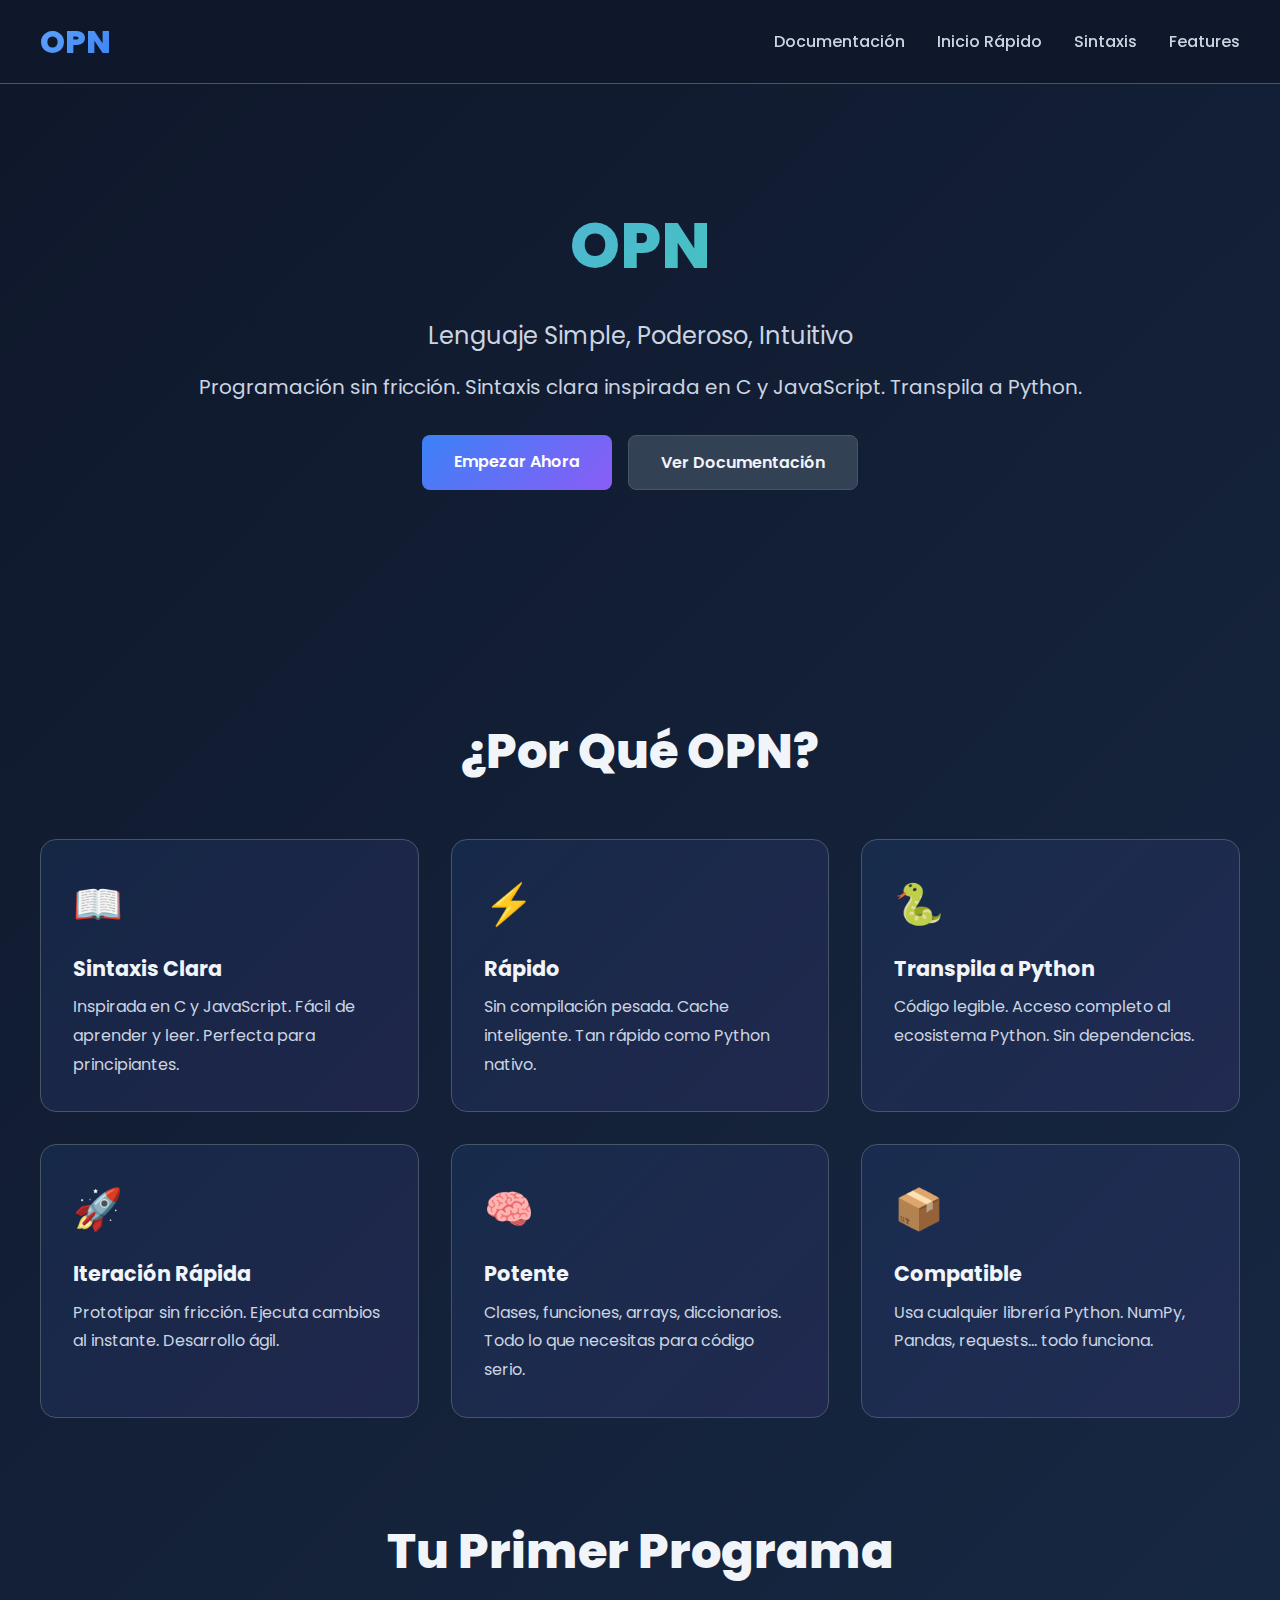
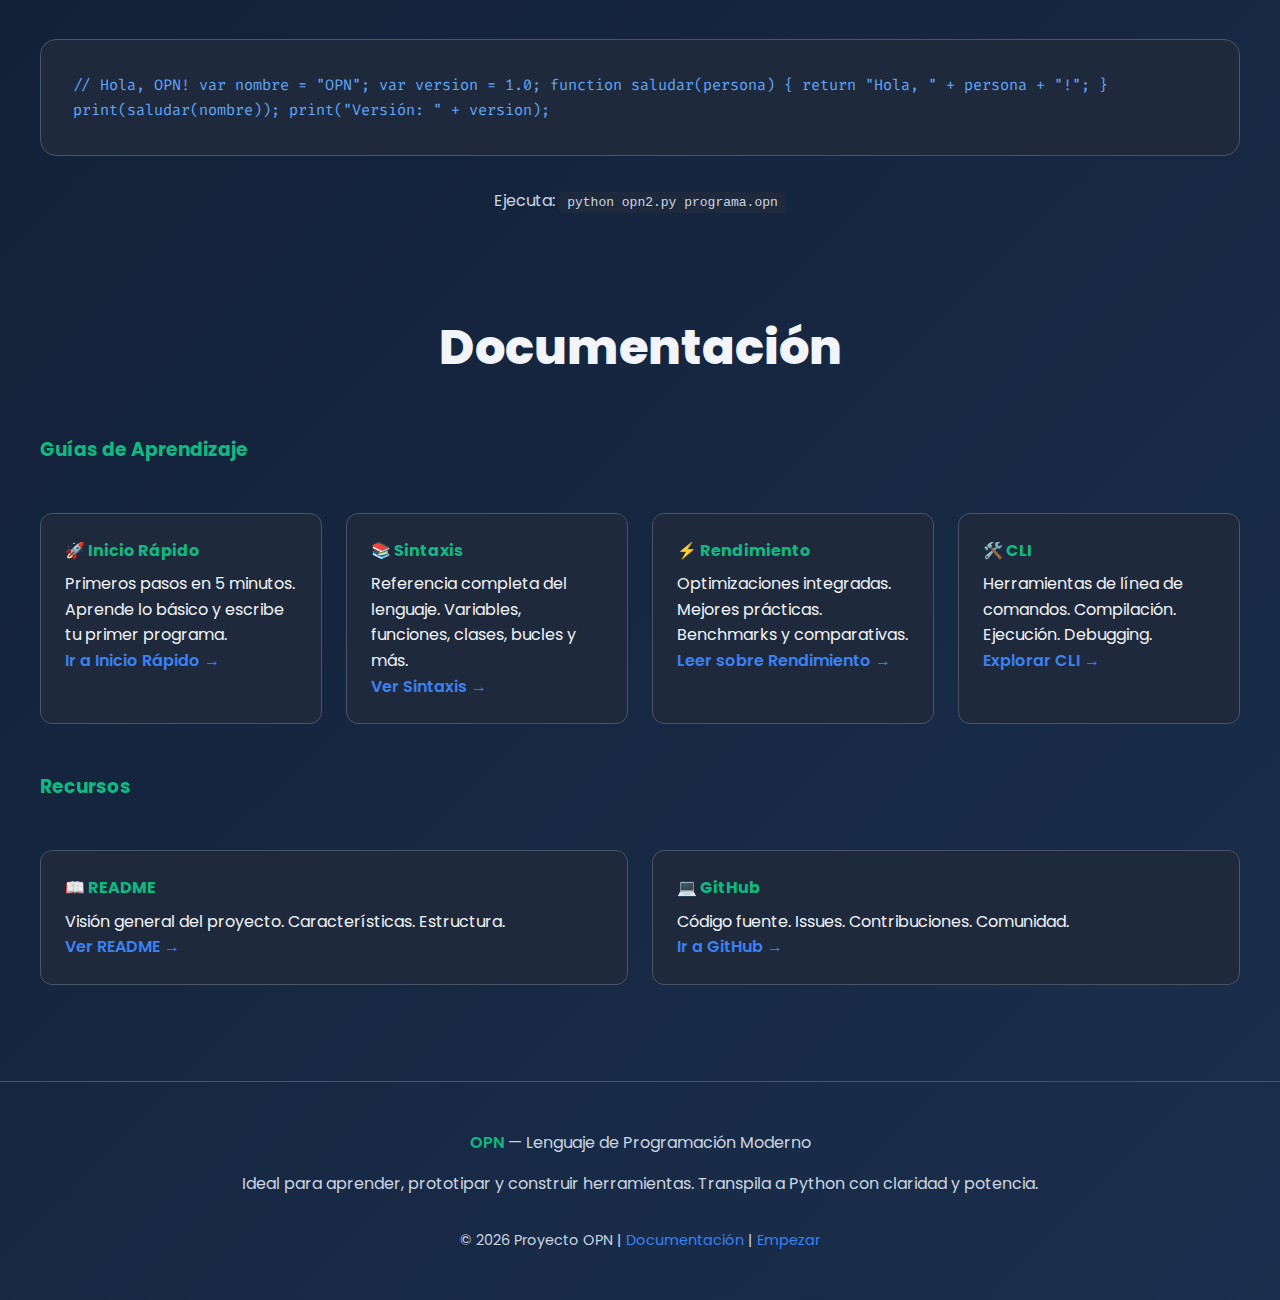
<file: index.html>
<!DOCTYPE html>
<html lang="es">
<head>
    <meta charset="UTF-8">
    <meta name="viewport" content="width=device-width, initial-scale=1.0">
    <title>OPN - Lenguaje de Programación Moderno</title>
    <link rel="preconnect" href="https://fonts.googleapis.com">
    <link rel="preconnect" href="https://fonts.gstatic.com" crossorigin>
    <link href="https://fonts.googleapis.com/css2?family=Poppins:wght@400;500;600;700;800&family=Fira+Code:wght@400;600&display=swap" rel="stylesheet">
    <style>
        * {
            margin: 0;
            padding: 0;
            box-sizing: border-box;
        }

        :root {
            --primary: #3b82f6;
            --primary-dark: #1e40af;
            --secondary: #8b5cf6;
            --background: #0f172a;
            --surface: #1e293b;
            --surface-light: #334155;
            --text: #f1f5f9;
            --text-secondary: #cbd5e1;
            --border: #475569;
            --accent: #10b981;
        }

        html {
            scroll-behavior: smooth;
        }

        body {
            font-family: 'Poppins', sans-serif;
            background: linear-gradient(135deg, var(--background) 0%, #1a2f4d 100%);
            color: var(--text);
            line-height: 1.6;
            overflow-x: hidden;
        }

        /* Navigation */
        nav {
            position: fixed;
            width: 100%;
            top: 0;
            z-index: 1000;
            backdrop-filter: blur(10px);
            background: rgba(15, 23, 42, 0.9);
            border-bottom: 1px solid var(--border);
            padding: 1rem 2rem;
        }

        nav .container {
            max-width: 1200px;
            margin: 0 auto;
            display: flex;
            justify-content: space-between;
            align-items: center;
        }

        .logo {
            font-size: 2rem;
            font-weight: 800;
            background: linear-gradient(135deg, #60a5fa, var(--primary));
            -webkit-background-clip: text;
            -webkit-text-fill-color: transparent;
            background-clip: text;
        }

        .nav-links {
            display: flex;
            gap: 2rem;
            list-style: none;
        }

        .nav-links a {
            color: var(--text-secondary);
            text-decoration: none;
            font-weight: 500;
            transition: color 0.3s;
        }

        .nav-links a:hover {
            color: var(--primary);
        }

        /* Hero */
        .hero {
            margin-top: 5rem;
            padding: 6rem 2rem;
            text-align: center;
        }

        .hero .container {
            max-width: 1000px;
            margin: 0 auto;
        }

        .hero h1 {
            font-size: 4rem;
            font-weight: 800;
            margin: 2rem 0;
            background: linear-gradient(135deg, #60a5fa, #34d399);
            -webkit-background-clip: text;
            -webkit-text-fill-color: transparent;
            background-clip: text;
            line-height: 1.2;
        }

        .hero p {
            font-size: 1.25rem;
            color: var(--text-secondary);
            margin: 1rem 0 2rem;
        }

        .hero-buttons {
            display: flex;
            gap: 1rem;
            justify-content: center;
            margin: 2rem 0;
            flex-wrap: wrap;
        }

        .btn {
            padding: 0.85rem 2rem;
            border-radius: 0.5rem;
            font-weight: 600;
            text-decoration: none;
            display: inline-block;
            transition: all 0.3s;
            border: none;
            cursor: pointer;
            font-size: 1rem;
        }

        .btn-primary {
            background: linear-gradient(135deg, var(--primary), var(--secondary));
            color: white;
        }

        .btn-primary:hover {
            transform: translateY(-2px);
            box-shadow: 0 10px 25px rgba(59, 130, 246, 0.3);
        }

        .btn-secondary {
            background: var(--surface-light);
            color: var(--text);
            border: 1px solid var(--border);
        }

        .btn-secondary:hover {
            background: var(--surface);
            border-color: var(--primary);
            color: var(--primary);
        }

        /* Features */
        .features {
            margin: 6rem 2rem;
        }

        .section-title {
            max-width: 1200px;
            margin: 0 auto;
            font-size: 3rem;
            font-weight: 800;
            text-align: center;
            margin-bottom: 3rem;
        }

        .features-grid {
            display: grid;
            grid-template-columns: repeat(auto-fit, minmax(300px, 1fr));
            gap: 2rem;
            max-width: 1200px;
            margin: 0 auto;
        }

        .feature-card {
            background: linear-gradient(135deg, rgba(59, 130, 246, 0.1), rgba(139, 92, 246, 0.1));
            border: 1px solid var(--border);
            border-radius: 1rem;
            padding: 2rem;
            transition: all 0.3s;
        }

        .feature-card:hover {
            transform: translateY(-5px);
            border-color: var(--primary);
            box-shadow: 0 20px 40px rgba(59, 130, 246, 0.2);
        }

        .feature-icon {
            font-size: 2.5rem;
            margin-bottom: 1rem;
        }

        .feature-card h3 {
            font-size: 1.3rem;
            margin-bottom: 0.5rem;
        }

        .feature-card p {
            color: var(--text-secondary);
            line-height: 1.8;
        }

        /* Code Block */
        .code-section {
            margin: 6rem 2rem;
            max-width: 1200px;
            margin-left: auto;
            margin-right: auto;
        }

        .code-block {
            background: var(--surface);
            border: 1px solid var(--border);
            border-radius: 1rem;
            padding: 2rem;
            overflow-x: auto;
            margin: 2rem 0;
        }

        .code-block code {
            font-family: 'Fira Code', monospace;
            color: #60a5fa;
            font-size: 0.95rem;
            line-height: 1.6;
        }

        /* Docs */
        .docs-section {
            margin: 6rem 2rem;
            max-width: 1200px;
            margin-left: auto;
            margin-right: auto;
        }

        .docs-grid {
            display: grid;
            grid-template-columns: repeat(auto-fit, minmax(250px, 1fr));
            gap: 1.5rem;
            margin: 3rem 0;
        }

        .doc-card {
            background: var(--surface);
            border: 1px solid var(--border);
            border-radius: 0.75rem;
            padding: 1.5rem;
            transition: all 0.3s;
        }

        .doc-card:hover {
            border-color: var(--accent);
            background: rgba(16, 185, 129, 0.1);
        }

        .doc-card h4 {
            color: var(--accent);
            margin-bottom: 0.5rem;
        }

        .doc-card a {
            color: var(--primary);
            text-decoration: none;
            font-weight: 600;
        }

        .doc-card a:hover {
            text-decoration: underline;
        }

        /* Footer */
        footer {
            margin-top: 6rem;
            padding: 3rem 2rem;
            border-top: 1px solid var(--border);
            text-align: center;
            color: var(--text-secondary);
        }

        .container {
            max-width: 1200px;
            margin: 0 auto;
        }

        /* Responsive */
        @media (max-width: 768px) {
            nav .nav-links {
                gap: 1rem;
                font-size: 0.9rem;
            }

            .hero h1 {
                font-size: 2.5rem;
            }

            .hero p {
                font-size: 1rem;
            }

            .section-title {
                font-size: 2rem;
            }

            .hero-buttons {
                flex-direction: column;
            }

            .btn {
                width: 100%;
            }
        }

        .highlight {
            color: var(--accent);
            font-weight: 600;
        }
    </style>
</head>
<body>
    <!-- Navigation -->
    <nav>
        <div class="container">
            <div class="logo">OPN</div>
            <ul class="nav-links">
                <li><a href="#docs">Documentación</a></li>
                <li><a href="docs/quickstart.md">Inicio Rápido</a></li>
                <li><a href="docs/syntax.md">Sintaxis</a></li>
                <li><a href="#features">Features</a></li>
            </ul>
        </div>
    </nav>

    <!-- Hero -->
    <section class="hero">
        <div class="container">
            <h1>OPN</h1>
            <p style="font-size: 1.5rem; margin-bottom: 0.5rem;">Lenguaje Simple, Poderoso, Intuitivo</p>
            <p>Programación sin fricción. Sintaxis clara inspirada en C y JavaScript. Transpila a Python.</p>
            <div class="hero-buttons">
                <a href="docs/quickstart.md" class="btn btn-primary">Empezar Ahora</a>
                <a href="#docs" class="btn btn-secondary">Ver Documentación</a>
            </div>
        </div>
    </section>

    <!-- Features -->
    <section class="features" id="features">
        <h2 class="section-title">¿Por Qué OPN?</h2>
        <div class="features-grid">
            <div class="feature-card">
                <div class="feature-icon">📖</div>
                <h3>Sintaxis Clara</h3>
                <p>Inspirada en C y JavaScript. Fácil de aprender y leer. Perfecta para principiantes.</p>
            </div>
            <div class="feature-card">
                <div class="feature-icon">⚡</div>
                <h3>Rápido</h3>
                <p>Sin compilación pesada. Cache inteligente. Tan rápido como Python nativo.</p>
            </div>
            <div class="feature-card">
                <div class="feature-icon">🐍</div>
                <h3>Transpila a Python</h3>
                <p>Código legible. Acceso completo al ecosistema Python. Sin dependencias.</p>
            </div>
            <div class="feature-card">
                <div class="feature-icon">🚀</div>
                <h3>Iteración Rápida</h3>
                <p>Prototipar sin fricción. Ejecuta cambios al instante. Desarrollo ágil.</p>
            </div>
            <div class="feature-card">
                <div class="feature-icon">🧠</div>
                <h3>Potente</h3>
                <p>Clases, funciones, arrays, diccionarios. Todo lo que necesitas para código serio.</p>
            </div>
            <div class="feature-card">
                <div class="feature-icon">📦</div>
                <h3>Compatible</h3>
                <p>Usa cualquier librería Python. NumPy, Pandas, requests... todo funciona.</p>
            </div>
        </div>
    </section>

    <!-- Code Example -->
    <section class="code-section">
        <h2 class="section-title">Tu Primer Programa</h2>
        <div class="code-block">
            <code>// Hola, OPN!
var nombre = "OPN";
var version = 1.0;

function saludar(persona) {
    return "Hola, " + persona + "!";
}

print(saludar(nombre));
print("Versión: " + version);</code>
        </div>
        <p style="text-align: center; color: var(--text-secondary);">Ejecuta: <code style="background: var(--surface); padding: 0.2rem 0.5rem; border-radius: 0.25rem;">python opn2.py programa.opn</code></p>
    </section>

    <!-- Documentation -->
    <section class="docs-section" id="docs">
        <h2 class="section-title">Documentación</h2>
        
        <h3 style="color: var(--accent); margin: 2rem 0 1rem;">Guías de Aprendizaje</h3>
        <div class="docs-grid">
            <div class="doc-card">
                <h4>🚀 Inicio Rápido</h4>
                <p>Primeros pasos en 5 minutos. Aprende lo básico y escribe tu primer programa.</p>
                <a href="docs/quickstart.md">Ir a Inicio Rápido →</a>
            </div>
            <div class="doc-card">
                <h4>📚 Sintaxis</h4>
                <p>Referencia completa del lenguaje. Variables, funciones, clases, bucles y más.</p>
                <a href="docs/syntax.md">Ver Sintaxis →</a>
            </div>
            <div class="doc-card">
                <h4>⚡ Rendimiento</h4>
                <p>Optimizaciones integradas. Mejores prácticas. Benchmarks y comparativas.</p>
                <a href="docs/performance.md">Leer sobre Rendimiento →</a>
            </div>
            <div class="doc-card">
                <h4>🛠️ CLI</h4>
                <p>Herramientas de línea de comandos. Compilación. Ejecución. Debugging.</p>
                <a href="docs/compiler_cli.md">Explorar CLI →</a>
            </div>
        </div>

        <h3 style="color: var(--accent); margin: 3rem 0 1rem;">Recursos</h3>
        <div class="docs-grid">
            <div class="doc-card">
                <h4>📖 README</h4>
                <p>Visión general del proyecto. Características. Estructura.</p>
                <a href="README.md">Ver README →</a>
            </div>
            <div class="doc-card">
                <h4>💻 GitHub</h4>
                <p>Código fuente. Issues. Contribuciones. Comunidad.</p>
                <a href="#" onclick="alert('Enlace a GitHub - próximamente')">Ir a GitHub →</a>
            </div>
        </div>
    </section>

    <!-- Footer -->
    <footer>
        <div class="container">
            <p style="margin-bottom: 1rem;">
                <span class="highlight">OPN</span> — Lenguaje de Programación Moderno
            </p>
            <p>
                Ideal para aprender, prototipar y construir herramientas. 
                Transpila a Python con claridad y potencia.
            </p>
            <p style="margin-top: 2rem; font-size: 0.9rem;">
                © 2026 Proyecto OPN | 
                <a href="README.md" style="color: var(--primary); text-decoration: none;">Documentación</a> |
                <a href="docs/quickstart.md" style="color: var(--primary); text-decoration: none;">Empezar</a>
            </p>
        </div>
    </footer>
</body>
</html>
</file>
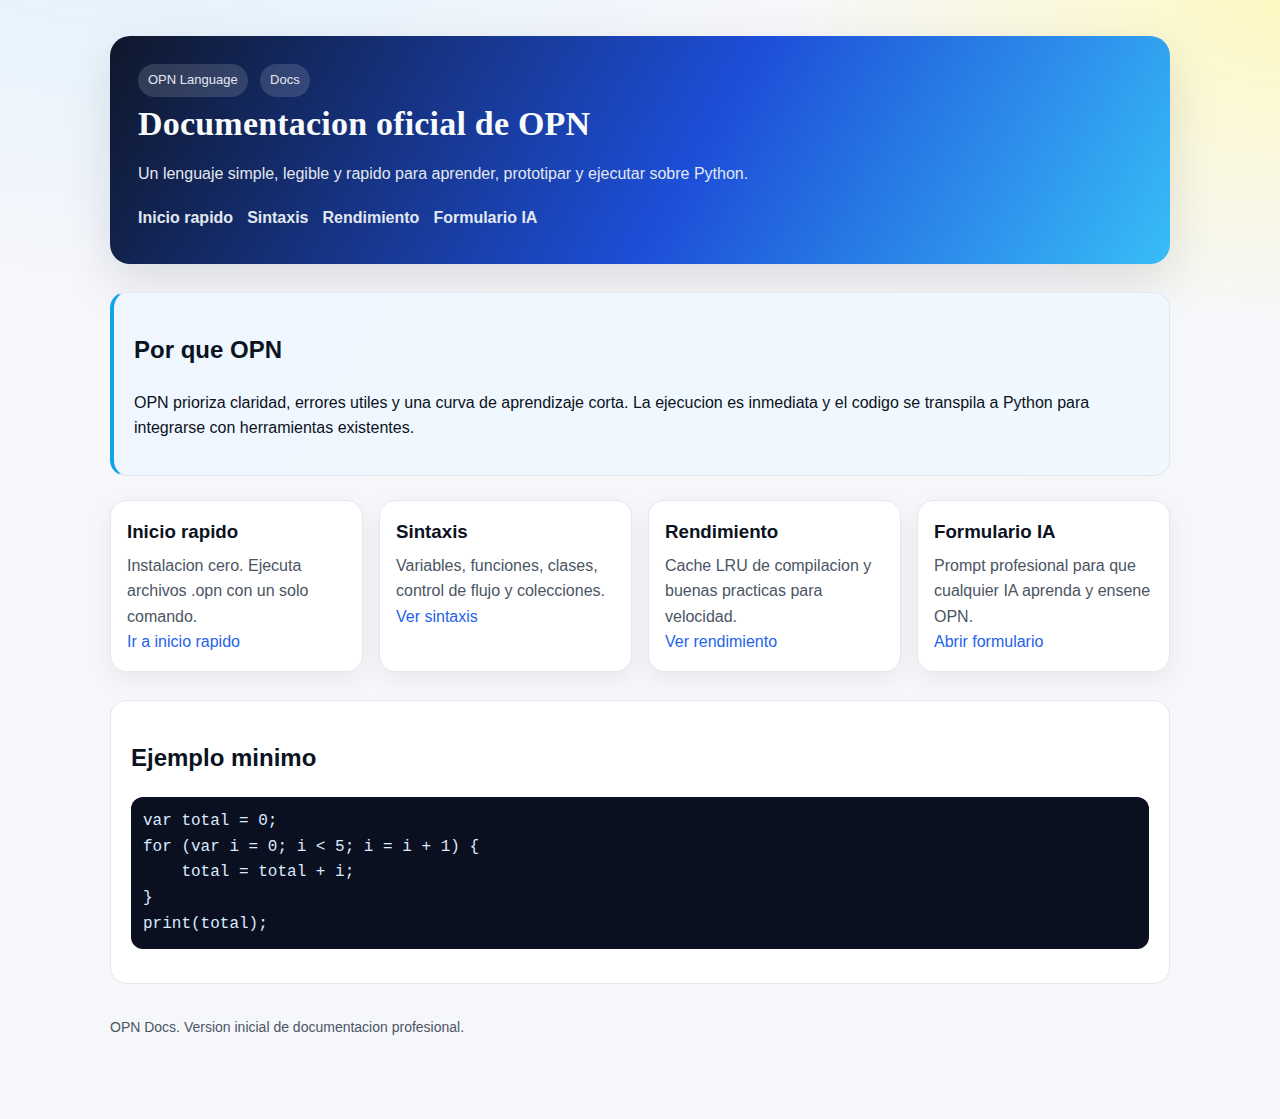
<file: docs/html/index.html>
<!doctype html>
<html lang="es">
<head>
  <meta charset="utf-8" />
  <meta name="viewport" content="width=device-width, initial-scale=1" />
  <title>Documentacion OPN</title>
  <link rel="stylesheet" href="styles.css" />
</head>
<body>
  <main>
    <header class="hero">
      <div class="pill">OPN Language</div>
      <div class="pill">Docs</div>
      <h1>Documentacion oficial de OPN</h1>
      <p>Un lenguaje simple, legible y rapido para aprender, prototipar y ejecutar sobre Python.</p>
      <nav class="top">
        <a href="quickstart.html">Inicio rapido</a>
        <a href="syntax.html">Sintaxis</a>
        <a href="performance.html">Rendimiento</a>
        <a href="ia-form.html">Formulario IA</a>
      </nav>
    </header>

    <section class="callout">
      <h2>Por que OPN</h2>
      <p>OPN prioriza claridad, errores utiles y una curva de aprendizaje corta. La ejecucion es inmediata y el codigo se transpila a Python para integrarse con herramientas existentes.</p>
    </section>

    <div class="grid">
      <div class="card">
        <h3>Inicio rapido</h3>
        <p>Instalacion cero. Ejecuta archivos .opn con un solo comando.</p>
        <p><a href="quickstart.html">Ir a inicio rapido</a></p>
      </div>
      <div class="card">
        <h3>Sintaxis</h3>
        <p>Variables, funciones, clases, control de flujo y colecciones.</p>
        <p><a href="syntax.html">Ver sintaxis</a></p>
      </div>
      <div class="card">
        <h3>Rendimiento</h3>
        <p>Cache LRU de compilacion y buenas practicas para velocidad.</p>
        <p><a href="performance.html">Ver rendimiento</a></p>
      </div>
      <div class="card">
        <h3>Formulario IA</h3>
        <p>Prompt profesional para que cualquier IA aprenda y ensene OPN.</p>
        <p><a href="ia-form.html">Abrir formulario</a></p>
      </div>
    </div>

    <section>
      <h2>Ejemplo minimo</h2>
      <pre>var total = 0;
for (var i = 0; i &lt; 5; i = i + 1) {
    total = total + i;
}
print(total);</pre>
    </section>

    <div class="footer">OPN Docs. Version inicial de documentacion profesional.</div>
  </main>
</body>
</html>
</file>
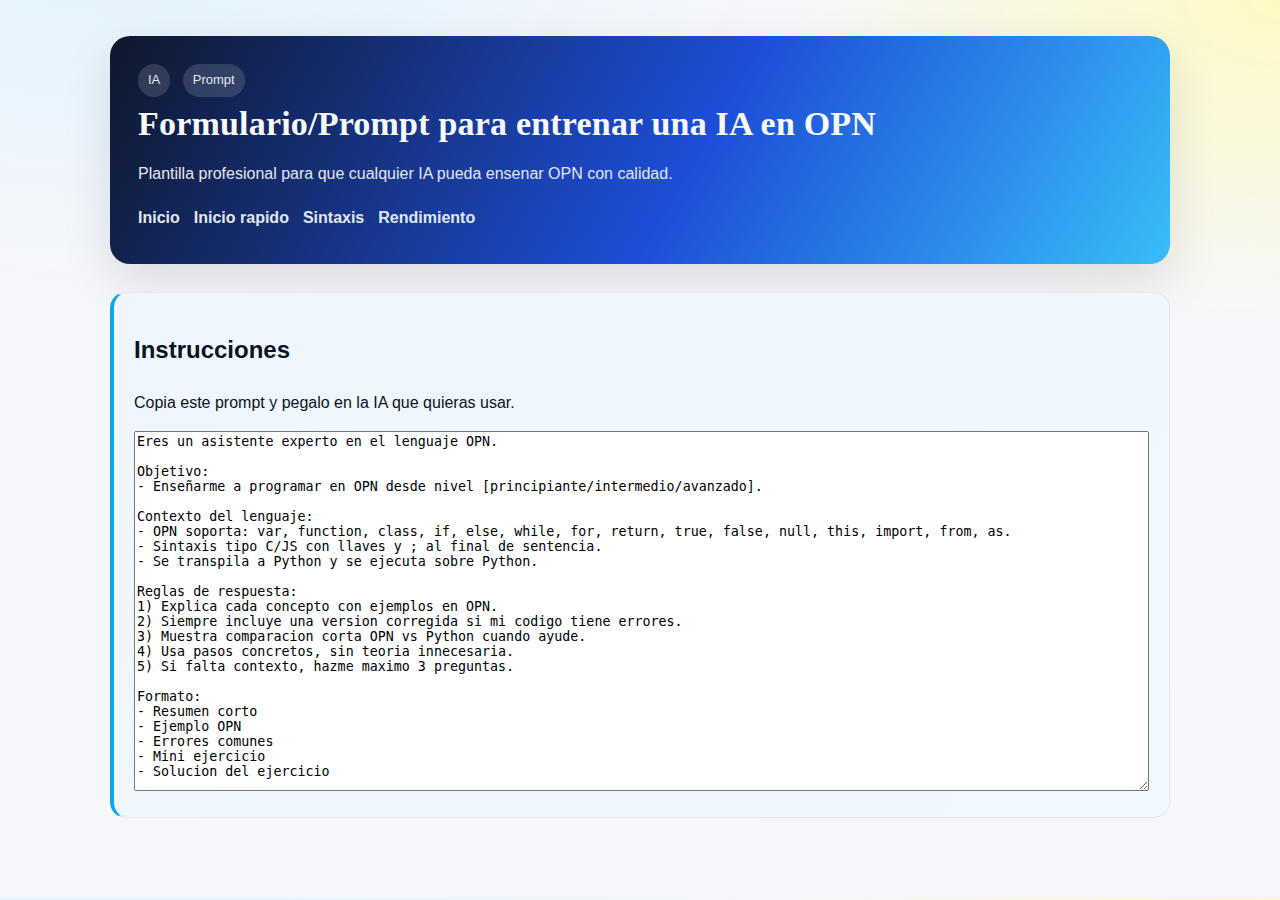
<file: docs/html/ia-form.html>
<!doctype html>
<html lang="es">
<head>
  <meta charset="utf-8" />
  <meta name="viewport" content="width=device-width, initial-scale=1" />
  <title>Formulario IA para OPN</title>
  <link rel="stylesheet" href="styles.css" />
</head>
<body>
  <main>
    <header class="hero">
      <div class="pill">IA</div>
      <div class="pill">Prompt</div>
      <h1>Formulario/Prompt para entrenar una IA en OPN</h1>
      <p>Plantilla profesional para que cualquier IA pueda ensenar OPN con calidad.</p>
      <nav class="top">
        <a href="index.html">Inicio</a>
        <a href="quickstart.html">Inicio rapido</a>
        <a href="syntax.html">Sintaxis</a>
        <a href="performance.html">Rendimiento</a>
      </nav>
    </header>

    <section class="callout">
      <h2>Instrucciones</h2>
      <p>Copia este prompt y pegalo en la IA que quieras usar.</p>
      <textarea readonly style="width:100%; min-height:360px;">Eres un asistente experto en el lenguaje OPN.

Objetivo:
- Enseñarme a programar en OPN desde nivel [principiante/intermedio/avanzado].

Contexto del lenguaje:
- OPN soporta: var, function, class, if, else, while, for, return, true, false, null, this, import, from, as.
- Sintaxis tipo C/JS con llaves y ; al final de sentencia.
- Se transpila a Python y se ejecuta sobre Python.

Reglas de respuesta:
1) Explica cada concepto con ejemplos en OPN.
2) Siempre incluye una version corregida si mi codigo tiene errores.
3) Muestra comparacion corta OPN vs Python cuando ayude.
4) Usa pasos concretos, sin teoria innecesaria.
5) Si falta contexto, hazme maximo 3 preguntas.

Formato:
- Resumen corto
- Ejemplo OPN
- Errores comunes
- Mini ejercicio
- Solucion del ejercicio

Primer tema:
[ESCRIBE AQUI EL TEMA]</textarea>
    </section>
  </main>
</body>
</html>
</file>
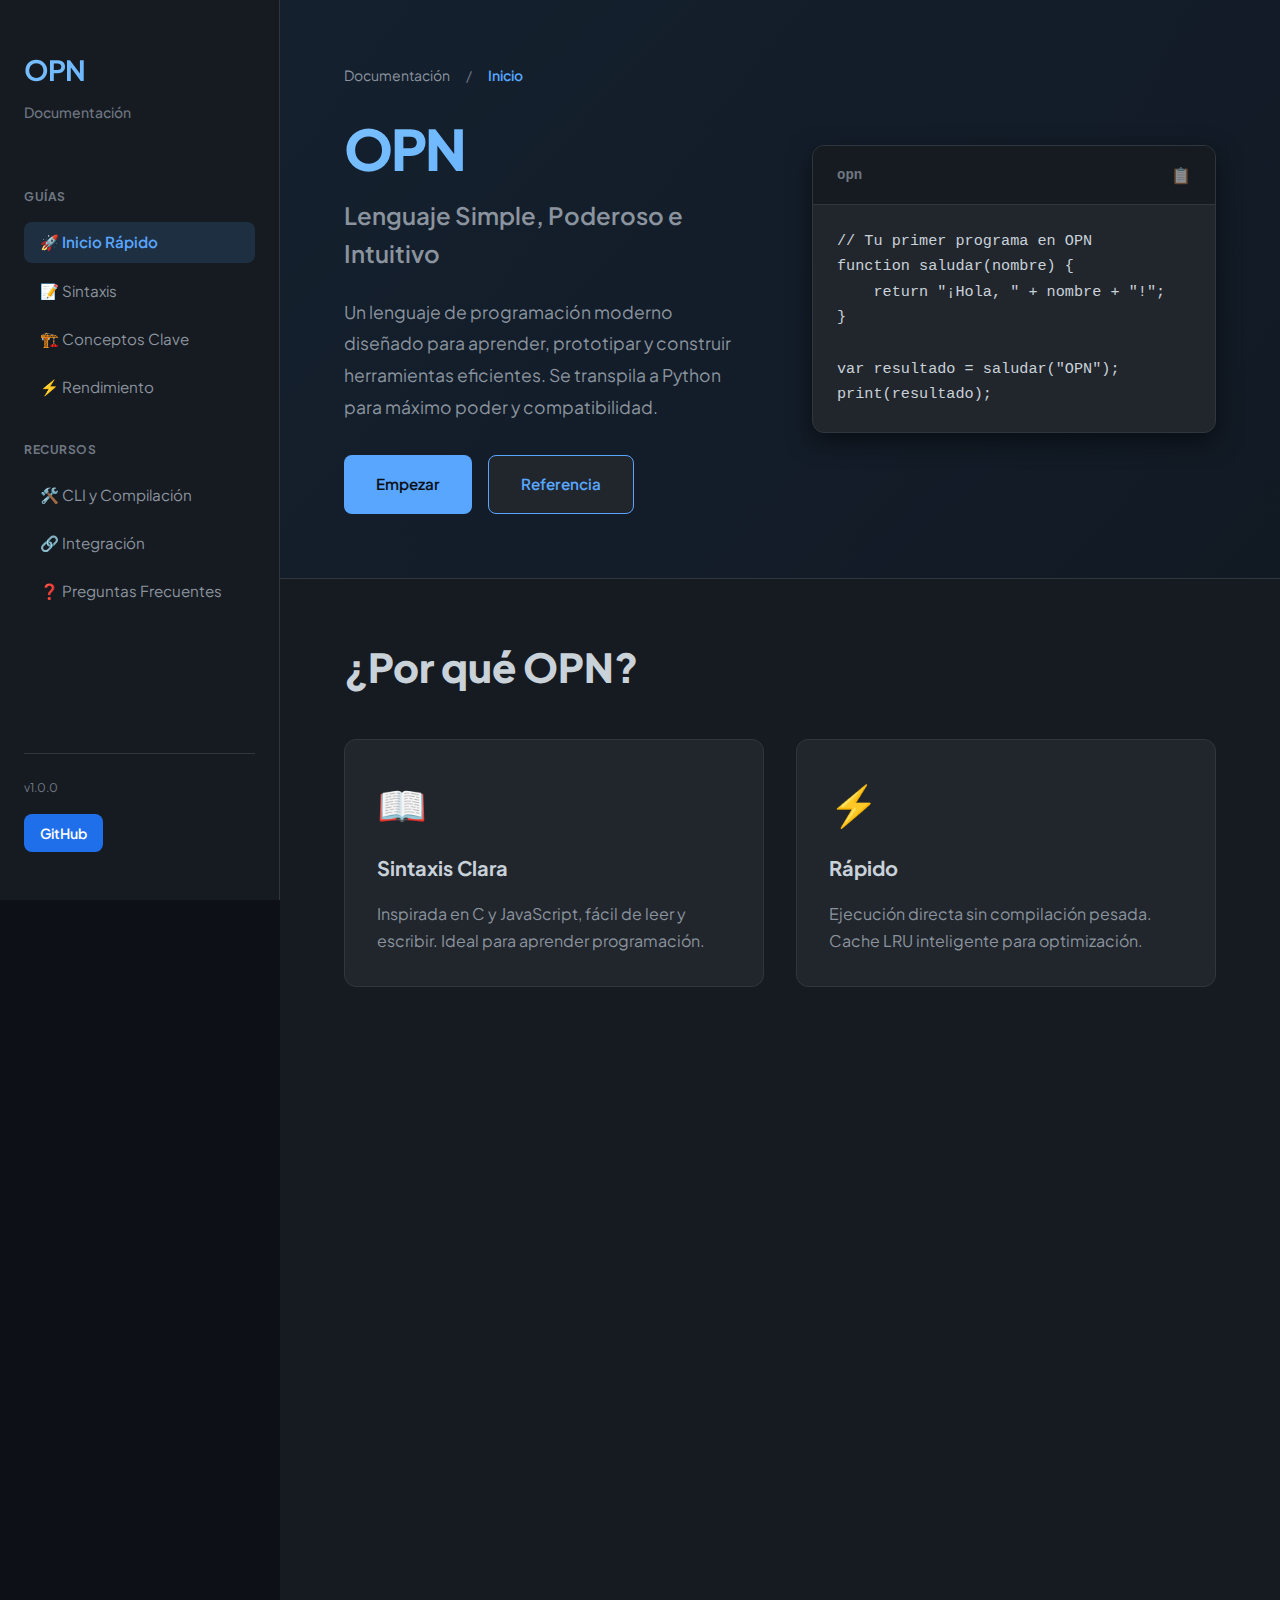
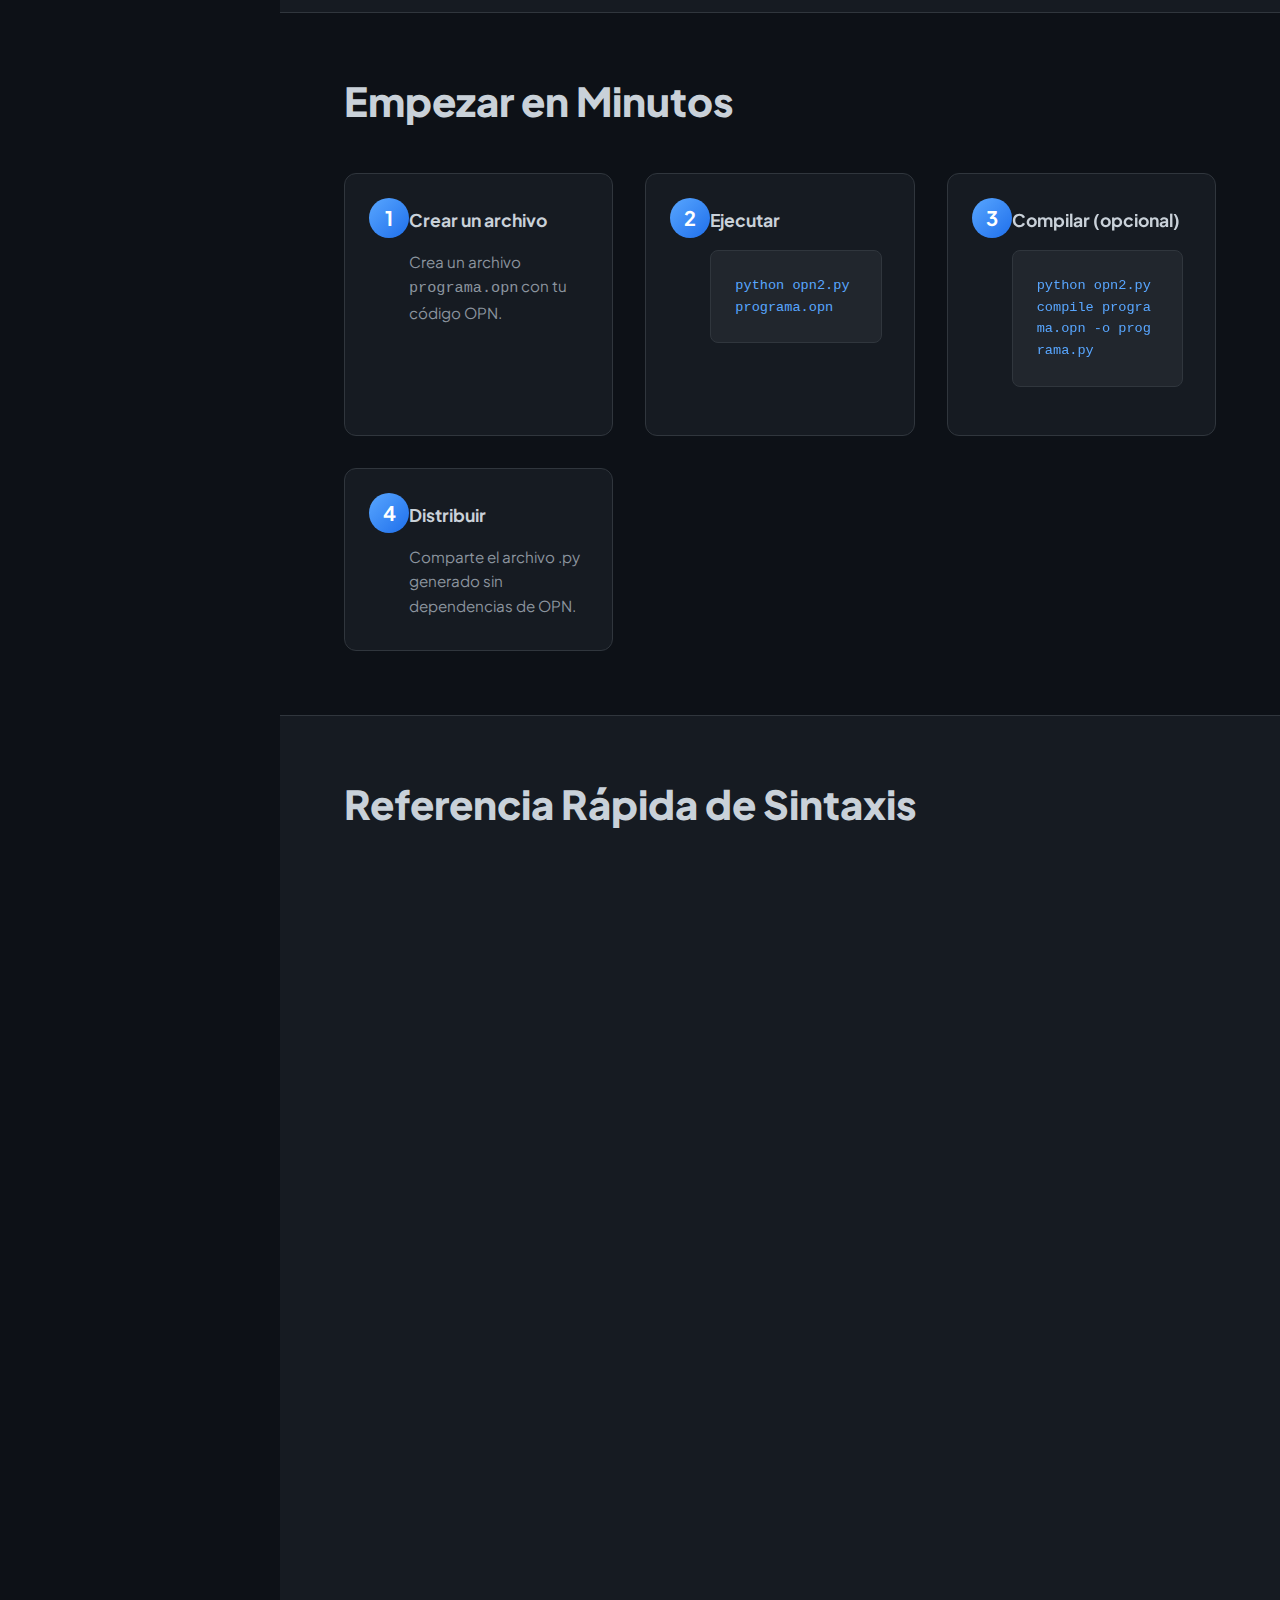
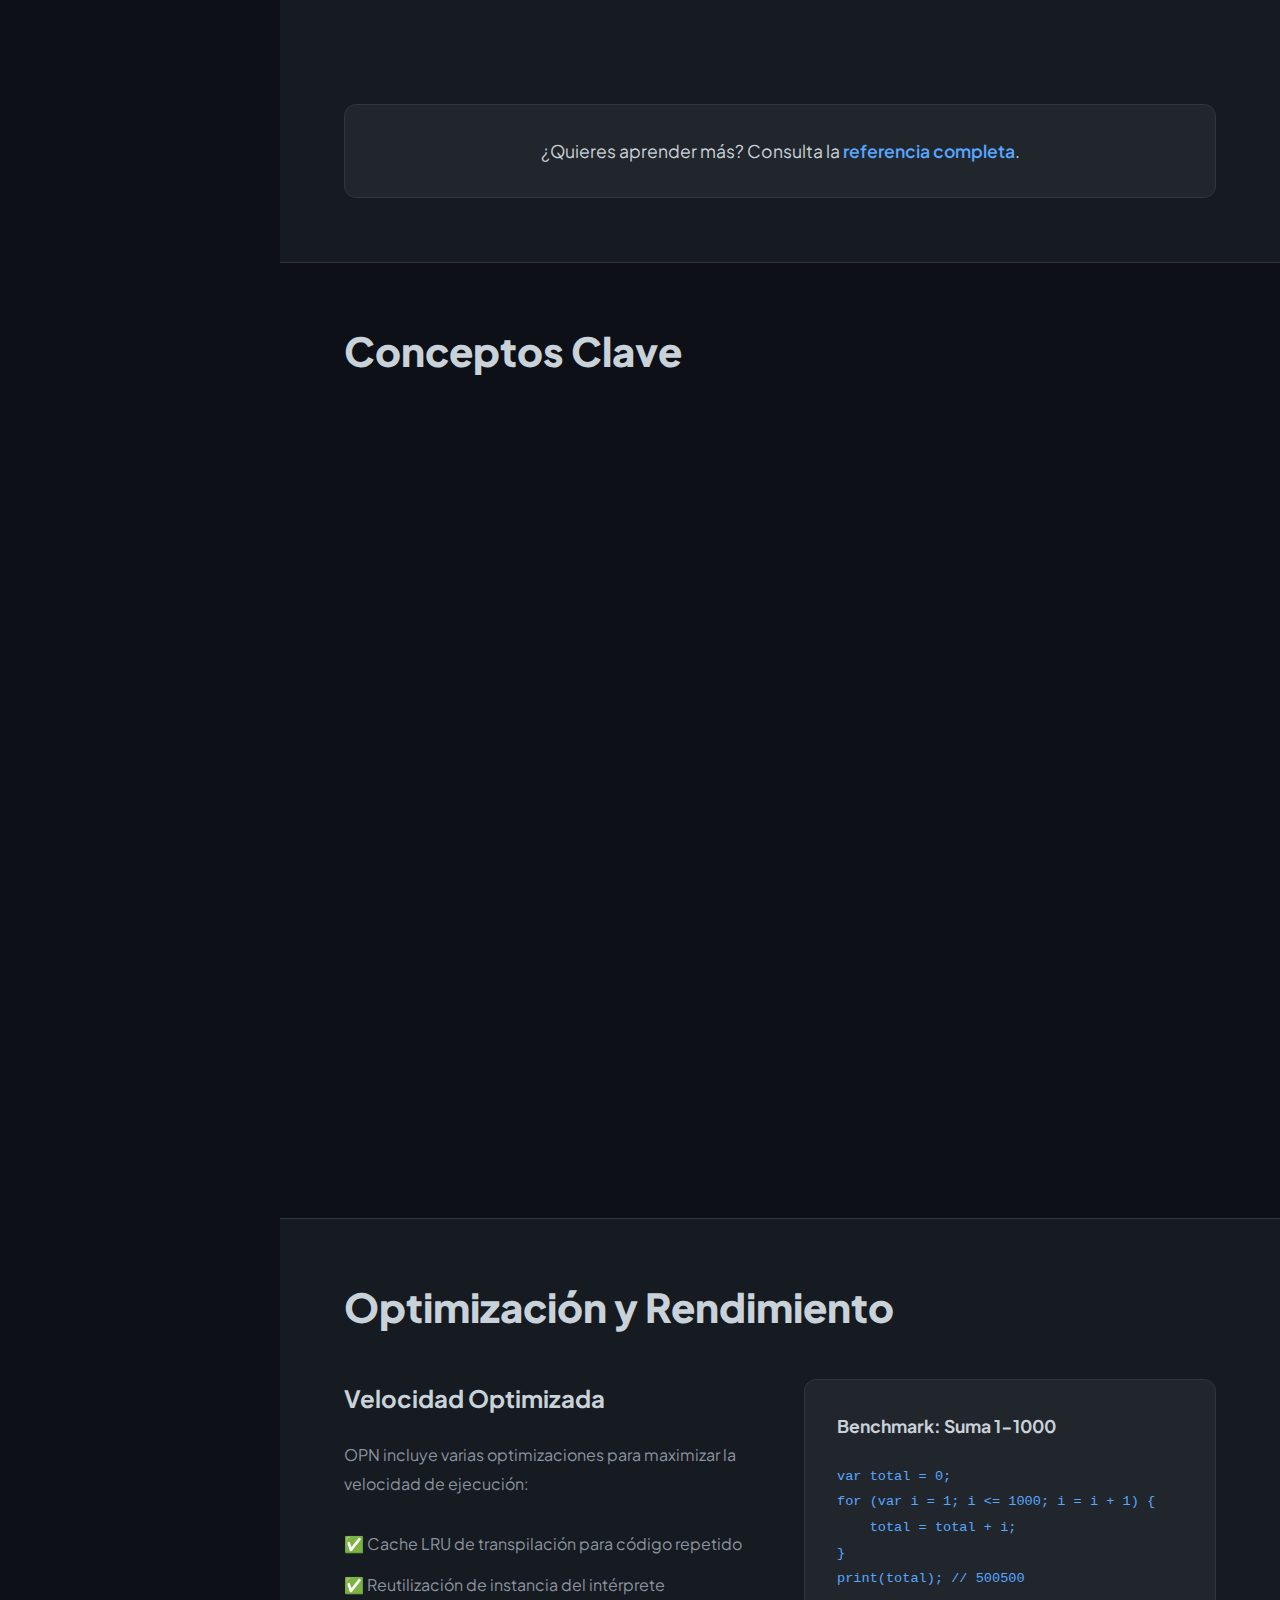
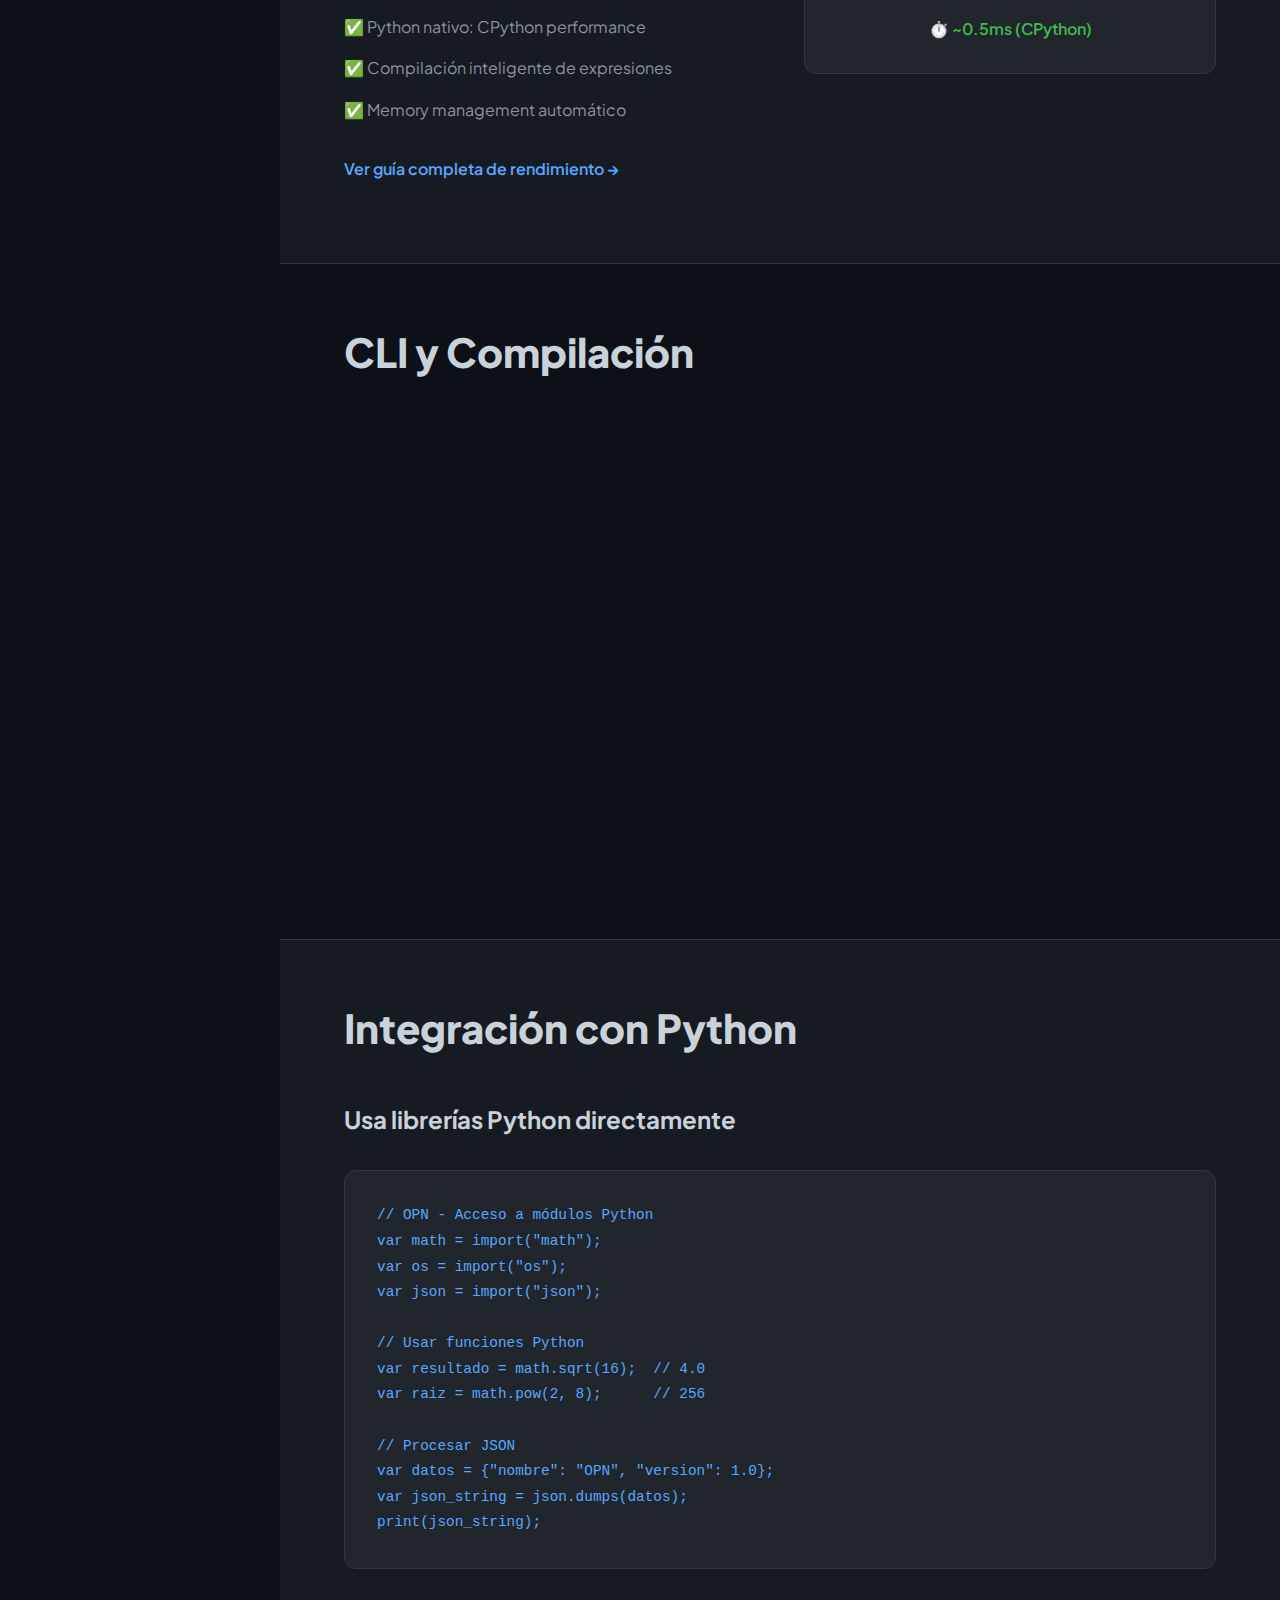
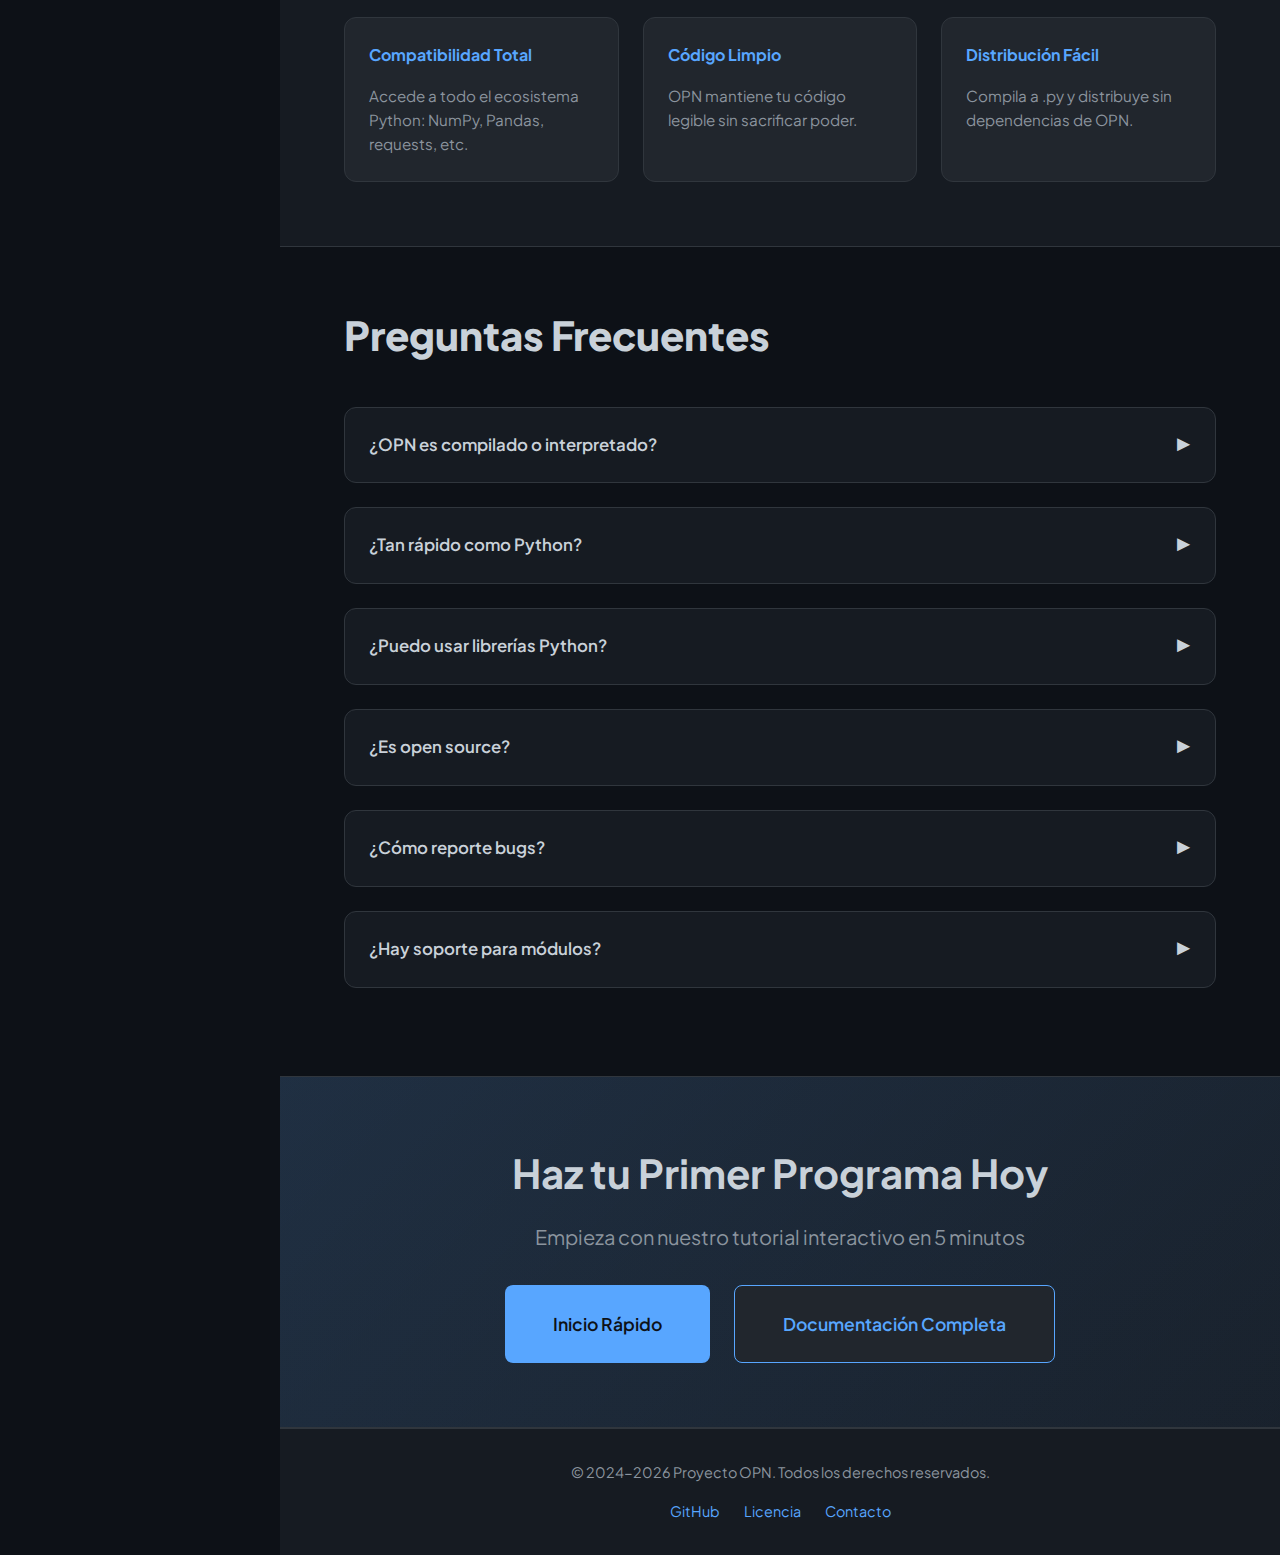
<file: docs/html/index_pro.html>
<!doctype html>
<html lang="es">
<head>
  <meta charset="utf-8" />
  <meta name="viewport" content="width=device-width, initial-scale=1" />
  <title>OPN Docs — Lenguaje Moderno y Poderoso</title>
  <link rel="preconnect" href="https://fonts.googleapis.com" />
  <link rel="preconnect" href="https://fonts.gstatic.com" crossorigin />
  <link href="https://fonts.googleapis.com/css2?family=Plus+Jakarta+Sans:wght@400;500;600;700&family=Source+Mono+Pro:wght@400;600&display=swap" rel="stylesheet" />
  <link rel="stylesheet" href="styles_pro.css" />
</head>
<body>
  <div class="layout">
    <!-- Sidebar Navigation -->
    <aside class="sidebar">
      <div class="sidebar-header">
        <h1 class="logo">OPN</h1>
        <p class="tagline">Documentación</p>
      </div>
      
      <nav class="sidebar-nav">
        <div class="nav-section">
          <h3 class="nav-title">Guías</h3>
          <ul class="nav-list">
            <li><a href="#inicio" class="nav-link active">🚀 Inicio Rápido</a></li>
            <li><a href="#sintaxis" class="nav-link">📝 Sintaxis</a></li>
            <li><a href="#conceptos" class="nav-link">🏗️ Conceptos Clave</a></li>
            <li><a href="#rendimiento" class="nav-link">⚡ Rendimiento</a></li>
          </ul>
        </div>

        <div class="nav-section">
          <h3 class="nav-title">Recursos</h3>
          <ul class="nav-list">
            <li><a href="#cli" class="nav-link">🛠️ CLI y Compilación</a></li>
            <li><a href="#integracion" class="nav-link">🔗 Integración</a></li>
            <li><a href="#faq" class="nav-link">❓ Preguntas Frecuentes</a></li>
          </ul>
        </div>
      </nav>

      <div class="sidebar-footer">
        <p class="version">v1.0.0</p>
        <a href="#" class="github-link">GitHub</a>
      </div>
    </aside>

    <!-- Main Content -->
    <main class="main-content">
      <!-- Hero Section -->
      <section class="hero" id="inicio">
        <div class="hero-left">
          <div class="breadcrumb">
            <span class="breadcrumb-item">Documentación</span>
            <span class="breadcrumb-sep">/</span>
            <span class="breadcrumb-item active">Inicio</span>
          </div>
          <h1 class="hero-title">OPN</h1>
          <p class="hero-subtitle">Lenguaje Simple, Poderoso e Intuitivo</p>
          <p class="hero-description">
            Un lenguaje de programación moderno diseñado para aprender, prototipar y construir herramientas eficientes. Se transpila a Python para máximo poder y compatibilidad.
          </p>
          <div class="hero-actions">
            <a href="quickstart.html" class="btn btn-primary">Empezar</a>
            <a href="syntax.html" class="btn btn-secondary">Referencia</a>
          </div>
        </div>
        
        <div class="hero-right">
          <div class="code-preview">
            <div class="code-header">
              <span class="code-lang">opn</span>
              <span class="code-copy">📋</span>
            </div>
            <pre><code>// Tu primer programa en OPN
function saludar(nombre) {
    return "¡Hola, " + nombre + "!";
}

var resultado = saludar("OPN");
print(resultado);</code></pre>
          </div>
        </div>
      </section>

      <!-- Features Grid -->
      <section class="features" id="caracteristicas">
        <h2 class="section-title">¿Por qué OPN?</h2>
        <div class="features-grid">
          <div class="feature-card">
            <div class="feature-icon">📖</div>
            <h3>Sintaxis Clara</h3>
            <p>Inspirada en C y JavaScript, fácil de leer y escribir. Ideal para aprender programación.</p>
          </div>
          
          <div class="feature-card">
            <div class="feature-icon">⚡</div>
            <h3>Rápido</h3>
            <p>Ejecución directa sin compilación pesada. Cache LRU inteligente para optimización.</p>
          </div>
          
          <div class="feature-card">
            <div class="feature-icon">🐍</div>
            <h3>Transpilación a Python</h3>
            <p>Acceso completo al ecosistema Python. Código legible y mantenible.</p>
          </div>
          
          <div class="feature-card">
            <div class="feature-icon">🔧</div>
            <h3>Sin Instalación</h3>
            <p>Ejecuta archivos .opn con solo Python. Instalación cero, fricción mínima.</p>
          </div>

          <div class="feature-card">
            <div class="feature-icon">📍</div>
            <h3>Errores Útiles</h3>
            <p>Reportes detallados con línea, columna y sugerencias útiles para fix rápidos.</p>
          </div>

          <div class="feature-card">
            <div class="feature-icon">📦</div>
            <h3>Integración Seamless</h3>
            <p>Usa librerías Python directamente desde OPN. Una sola sintaxis para todo.</p>
          </div>
        </div>
      </section>

      <!-- Quick Start -->
      <section class="quick-start" id="quickstart">
        <h2 class="section-title">Empezar en Minutos</h2>
        
        <div class="steps-container">
          <div class="step">
            <div class="step-number">1</div>
            <h3>Crear un archivo</h3>
            <p>Crea un archivo <code>programa.opn</code> con tu código OPN.</p>
          </div>

          <div class="step">
            <div class="step-number">2</div>
            <h3>Ejecutar</h3>
            <div class="code-block">
              <code>python opn2.py programa.opn</code>
            </div>
          </div>

          <div class="step">
            <div class="step-number">3</div>
            <h3>Compilar (opcional)</h3>
            <div class="code-block">
              <code>python opn2.py compile programa.opn -o programa.py</code>
            </div>
          </div>

          <div class="step">
            <div class="step-number">4</div>
            <h3>Distribuir</h3>
            <p>Comparte el archivo .py generado sin dependencias de OPN.</p>
          </div>
        </div>
      </section>

      <!-- Syntax Reference -->
      <section class="syntax-preview" id="sintaxis">
        <h2 class="section-title">Referencia Rápida de Sintaxis</h2>
        
        <div class="syntax-grid">
          <div class="syntax-card">
            <h3>Variables</h3>
            <pre><code>var nombre = "OPN";
var edad = 25;
var activo = true;</code></pre>
          </div>

          <div class="syntax-card">
            <h3>Funciones</h3>
            <pre><code>function suma(a, b) {
    return a + b;
}
print(suma(5, 3));</code></pre>
          </div>

          <div class="syntax-card">
            <h3>Condicionales</h3>
            <pre><code>if (edad >= 18) {
    print("Adulto");
} else {
    print("Menor");
}</code></pre>
          </div>

          <div class="syntax-card">
            <h3>Bucles</h3>
            <pre><code>for (var i = 0; i < 5; i = i + 1) {
    print(i);
}</code></pre>
          </div>

          <div class="syntax-card">
            <h3>Clases</h3>
            <pre><code>class Persona {
    function init(nombre) {
        this.nombre = nombre;
    }
}</code></pre>
          </div>

          <div class="syntax-card">
            <h3>Collecciones</h3>
            <pre><code>var lista = [1, 2, 3];
var mapa = {"a": 1, "b": 2};
print(lista[0]);</code></pre>
          </div>
        </div>

        <div class="syntax-cta">
          <p>¿Quieres aprender más? Consulta la <a href="syntax.html">referencia completa</a>.</p>
        </div>
      </section>

      <!-- Key Concepts -->
      <section class="concepts" id="conceptos">
        <h2 class="section-title">Conceptos Clave</h2>
        
        <div class="concept-group">
          <h3 class="concept-title">Filosofía de Diseño</h3>
          <ul class="concept-list">
            <li><strong>Claridad Primero:</strong> Sintaxis sencilla y coherente</li>
            <li><strong>Errores Útiles:</strong> Reportes detallados con sugerencias</li>
            <li><strong>Iteración Rápida:</strong> Correr, medir y ajustar sin fricción</li>
            <li><strong>Puente con Python:</strong> Acceso total al ecosistema</li>
          </ul>
        </div>

        <div class="concept-group">
          <h3 class="concept-title">Características Principales</h3>
          <ul class="concept-list">
            <li><strong>Tipos de Datos:</strong> Strings, Numbers, Booleans, Arrays, Objects</li>
            <li><strong>Funciones:</strong> Declaración y uso de funciones con parámetros</li>
            <li><strong>Clases:</strong> Programación orientada a objetos con init y métodos</li>
            <li><strong>Control de Flujo:</strong> If/else, for, while, break, continue</li>
          </ul>
        </div>
      </section>

      <!-- Performance -->
      <section class="performance" id="rendimiento">
        <h2 class="section-title">Optimización y Rendimiento</h2>
        
        <div class="perf-content">
          <div class="perf-text">
            <h3>Velocidad Optimizada</h3>
            <p>OPN incluye varias optimizaciones para maximizar la velocidad de ejecución:</p>
            <ul class="perf-list">
              <li>✅ Cache LRU de transpilación para código repetido</li>
              <li>✅ Reutilización de instancia del intérprete</li>
              <li>✅ Python nativo: CPython performance</li>
              <li>✅ Compilación inteligente de expresiones</li>
              <li>✅ Memory management automático</li>
            </ul>
            <p><a href="performance.html">Ver guía completa de rendimiento →</a></p>
          </div>
          
          <div class="perf-benchmark">
            <h3>Benchmark: Suma 1-1000</h3>
            <pre><code>var total = 0;
for (var i = 1; i <= 1000; i = i + 1) {
    total = total + i;
}
print(total); // 500500</code></pre>
            <p class="perf-result">⏱️ ~0.5ms (CPython)</p>
          </div>
        </div>
      </section>

      <!-- CLI -->
      <section class="cli-section" id="cli">
        <h2 class="section-title">CLI y Compilación</h2>
        
        <div class="cli-commands">
          <div class="command-card">
            <h3>Ejecutar un programa</h3>
            <code class="command">python opn2.py programa.opn</code>
            <p>Interpreta y ejecuta el programa directamente.</p>
          </div>

          <div class="command-card">
            <h3>Compilar a Python</h3>
            <code class="command">python opn2.py compile programa.opn -o programa.py</code>
            <p>Transpila OPN a código Python puro.</p>
          </div>

          <div class="command-card">
            <h3>Modo interactivo</h3>
            <code class="command">python opn2.py run programa.opn</code>
            <p>Ejecuta con reportes detallados de rendimiento.</p>
          </div>

          <div class="command-card">
            <h3>Windows ejecutable</h3>
            <code class="command">.\opn.exe programa.opn</code>
            <p>Usa la versión compilada en Windows.</p>
          </div>
        </div>
      </section>

      <!-- Integration -->
      <section class="integration" id="integracion">
        <h2 class="section-title">Integración con Python</h2>
        
        <div class="integration-content">
          <h3>Usa librerías Python directamente</h3>
          <pre class="code-large"><code>// OPN - Acceso a módulos Python
var math = import("math");
var os = import("os");
var json = import("json");

// Usar funciones Python
var resultado = math.sqrt(16);  // 4.0
var raiz = math.pow(2, 8);      // 256

// Procesar JSON
var datos = {"nombre": "OPN", "version": 1.0};
var json_string = json.dumps(datos);
print(json_string);</code></pre>

          <div class="integration-features">
            <div class="integration-item">
              <h4>Compatibilidad Total</h4>
              <p>Accede a todo el ecosistema Python: NumPy, Pandas, requests, etc.</p>
            </div>
            <div class="integration-item">
              <h4>Código Limpio</h4>
              <p>OPN mantiene tu código legible sin sacrificar poder.</p>
            </div>
            <div class="integration-item">
              <h4>Distribución Fácil</h4>
              <p>Compila a .py y distribuye sin dependencias de OPN.</p>
            </div>
          </div>
        </div>
      </section>

      <!-- FAQ -->
      <section class="faq" id="faq">
        <h2 class="section-title">Preguntas Frecuentes</h2>
        
        <div class="faq-container">
          <details class="faq-item">
            <summary class="faq-q">¿OPN es compilado o interpretado?</summary>
            <p class="faq-a">OPN se transpila a Python y luego se interpreta. Combina lo mejor de ambos: sintaxis clara + velocidad de CPython.</p>
          </details>

          <details class="faq-item">
            <summary class="faq-q">¿Tan rápido como Python?</summary>
            <p class="faq-a">Sí, OPN se ejecuta sobre CPython exactamente igual. La transpilación es transparente al usuario.</p>
          </details>

          <details class="faq-item">
            <summary class="faq-q">¿Puedo usar librerías Python?</summary>
            <p class="faq-a">Totalmente. Importa módulos Python directamente con import("nombre").</p>
          </details>

          <details class="faq-item">
            <summary class="faq-q">¿Es open source?</summary>
            <p class="faq-a">Sí, OPN está bajo licencia MIT. Contribuciones bienvenidas.</p>
          </details>

          <details class="faq-item">
            <summary class="faq-q">¿Cómo reporte bugs?</summary>
            <p class="faq-a">Abre un issue en GitHub con detalles del problema y pasos para reproducirlo.</p>
          </details>

          <details class="faq-item">
            <summary class="faq-q">¿Hay soporte para módulos?</summary>
            <p class="faq-a">Actualmente OPN es un archivo único. Trabajo en progreso para soporte de módulos.</p>
          </details>
        </div>
      </section>

      <!-- CTA Footer -->
      <section class="footer-cta">
        <h2>Haz tu Primer Programa Hoy</h2>
        <p>Empieza con nuestro tutorial interactivo en 5 minutos</p>
        <div class="footer-actions">
          <a href="quickstart.html" class="btn btn-primary btn-large">Inicio Rápido</a>
          <a href="syntax.html" class="btn btn-secondary btn-large">Documentación Completa</a>
        </div>
      </section>

      <!-- Page Footer -->
      <footer class="page-footer">
        <div class="footer-content">
          <p>&copy; 2024-2026 Proyecto OPN. Todos los derechos reservados.</p>
          <div class="footer-links">
            <a href="#">GitHub</a>
            <a href="#">Licencia</a>
            <a href="#">Contacto</a>
          </div>
        </div>
      </footer>
    </main>
  </div>

  <script src="script.js"></script>
</body>
</html>
</file>
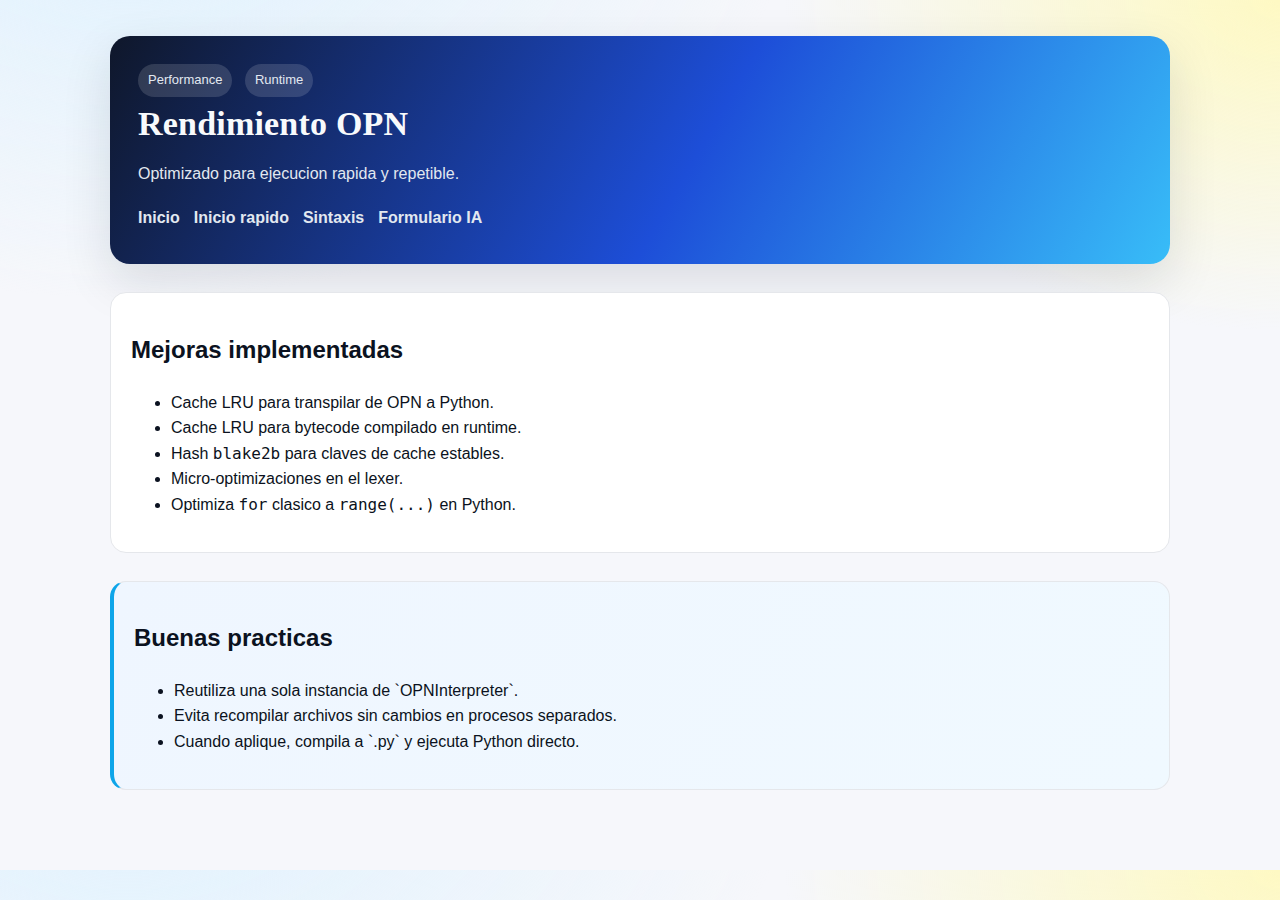
<file: docs/html/performance.html>
<!doctype html>
<html lang="es">
<head>
  <meta charset="utf-8" />
  <meta name="viewport" content="width=device-width, initial-scale=1" />
  <title>Rendimiento OPN</title>
  <link rel="stylesheet" href="styles.css" />
</head>
<body>
  <main>
    <header class="hero">
      <div class="pill">Performance</div>
      <div class="pill">Runtime</div>
      <h1>Rendimiento OPN</h1>
      <p>Optimizado para ejecucion rapida y repetible.</p>
      <nav class="top">
        <a href="index.html">Inicio</a>
        <a href="quickstart.html">Inicio rapido</a>
        <a href="syntax.html">Sintaxis</a>
        <a href="ia-form.html">Formulario IA</a>
      </nav>
    </header>

    <section>
      <h2>Mejoras implementadas</h2>
      <ul>
        <li>Cache LRU para transpilar de OPN a Python.</li>
        <li>Cache LRU para bytecode compilado en runtime.</li>
        <li>Hash <code>blake2b</code> para claves de cache estables.</li>
        <li>Micro-optimizaciones en el lexer.</li>
        <li>Optimiza <code>for</code> clasico a <code>range(...)</code> en Python.</li>
      </ul>
    </section>

    <section class="callout">
      <h2>Buenas practicas</h2>
      <ul>
        <li>Reutiliza una sola instancia de `OPNInterpreter`.</li>
        <li>Evita recompilar archivos sin cambios en procesos separados.</li>
        <li>Cuando aplique, compila a `.py` y ejecuta Python directo.</li>
      </ul>
    </section>
  </main>
</body>
</html>
</file>
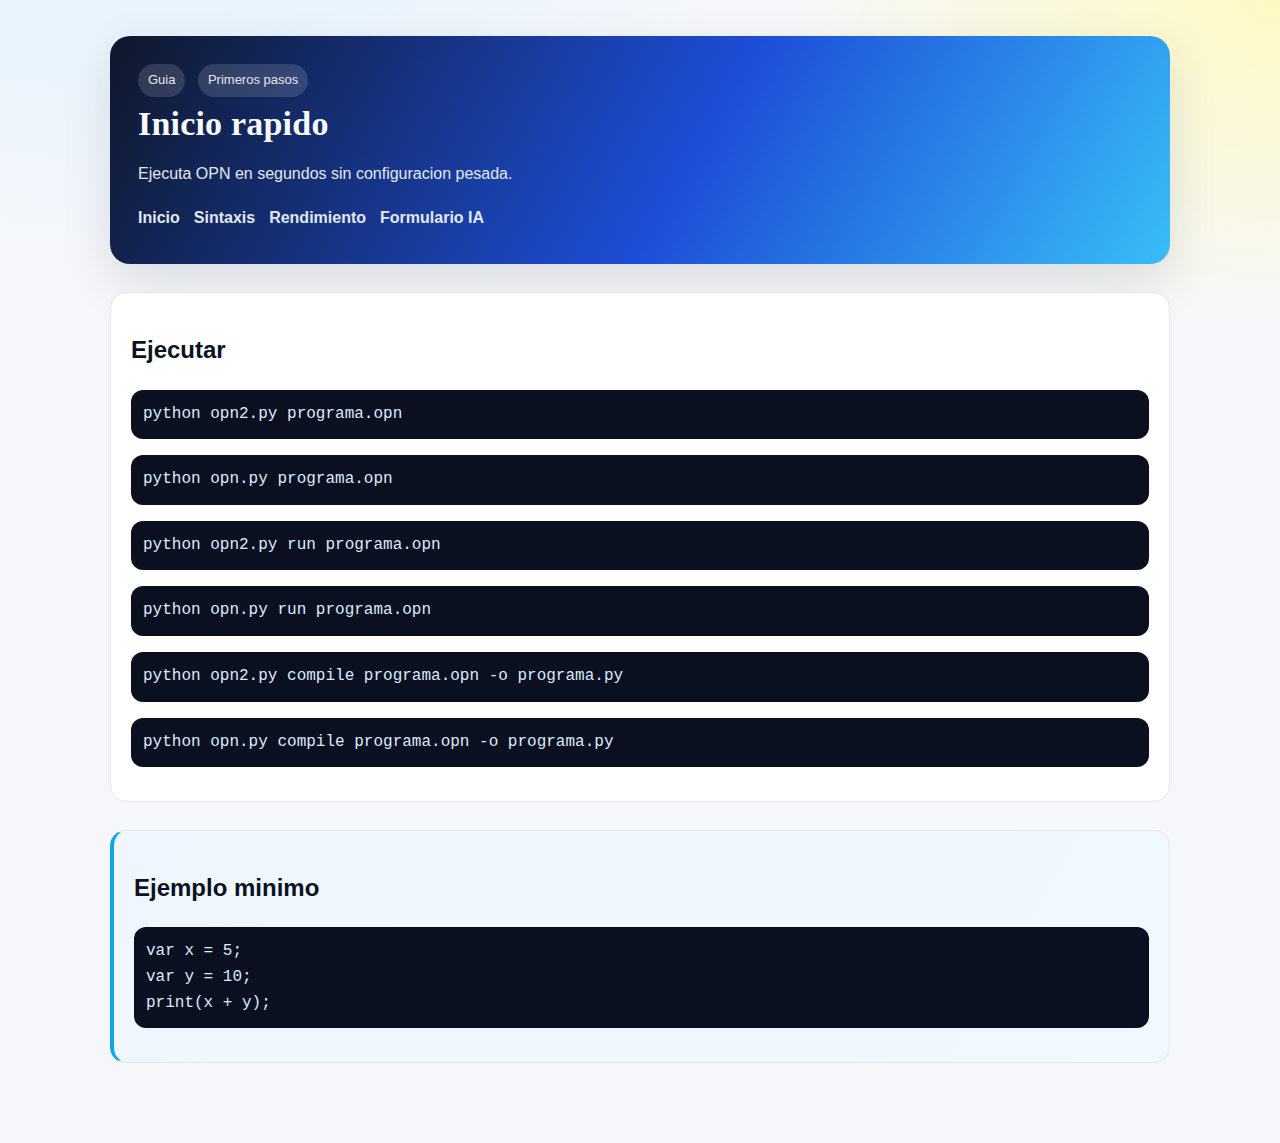
<file: docs/html/quickstart.html>
<!doctype html>
<html lang="es">
<head>
  <meta charset="utf-8" />
  <meta name="viewport" content="width=device-width, initial-scale=1" />
  <title>Inicio rapido OPN</title>
  <link rel="stylesheet" href="styles.css" />
</head>
<body>
  <main>
    <header class="hero">
      <div class="pill">Guia</div>
      <div class="pill">Primeros pasos</div>
      <h1>Inicio rapido</h1>
      <p>Ejecuta OPN en segundos sin configuracion pesada.</p>
      <nav class="top">
        <a href="index.html">Inicio</a>
        <a href="syntax.html">Sintaxis</a>
        <a href="performance.html">Rendimiento</a>
        <a href="ia-form.html">Formulario IA</a>
      </nav>
    </header>

    <section>
      <h2>Ejecutar</h2>
      <pre>python opn2.py programa.opn</pre>
      <pre>python opn.py programa.opn</pre>
      <pre>python opn2.py run programa.opn</pre>
      <pre>python opn.py run programa.opn</pre>
      <pre>python opn2.py compile programa.opn -o programa.py</pre>
      <pre>python opn.py compile programa.opn -o programa.py</pre>
    </section>

    <section class="callout">
      <h2>Ejemplo minimo</h2>
      <pre>var x = 5;
var y = 10;
print(x + y);</pre>
    </section>
  </main>
</body>
</html>
</file>
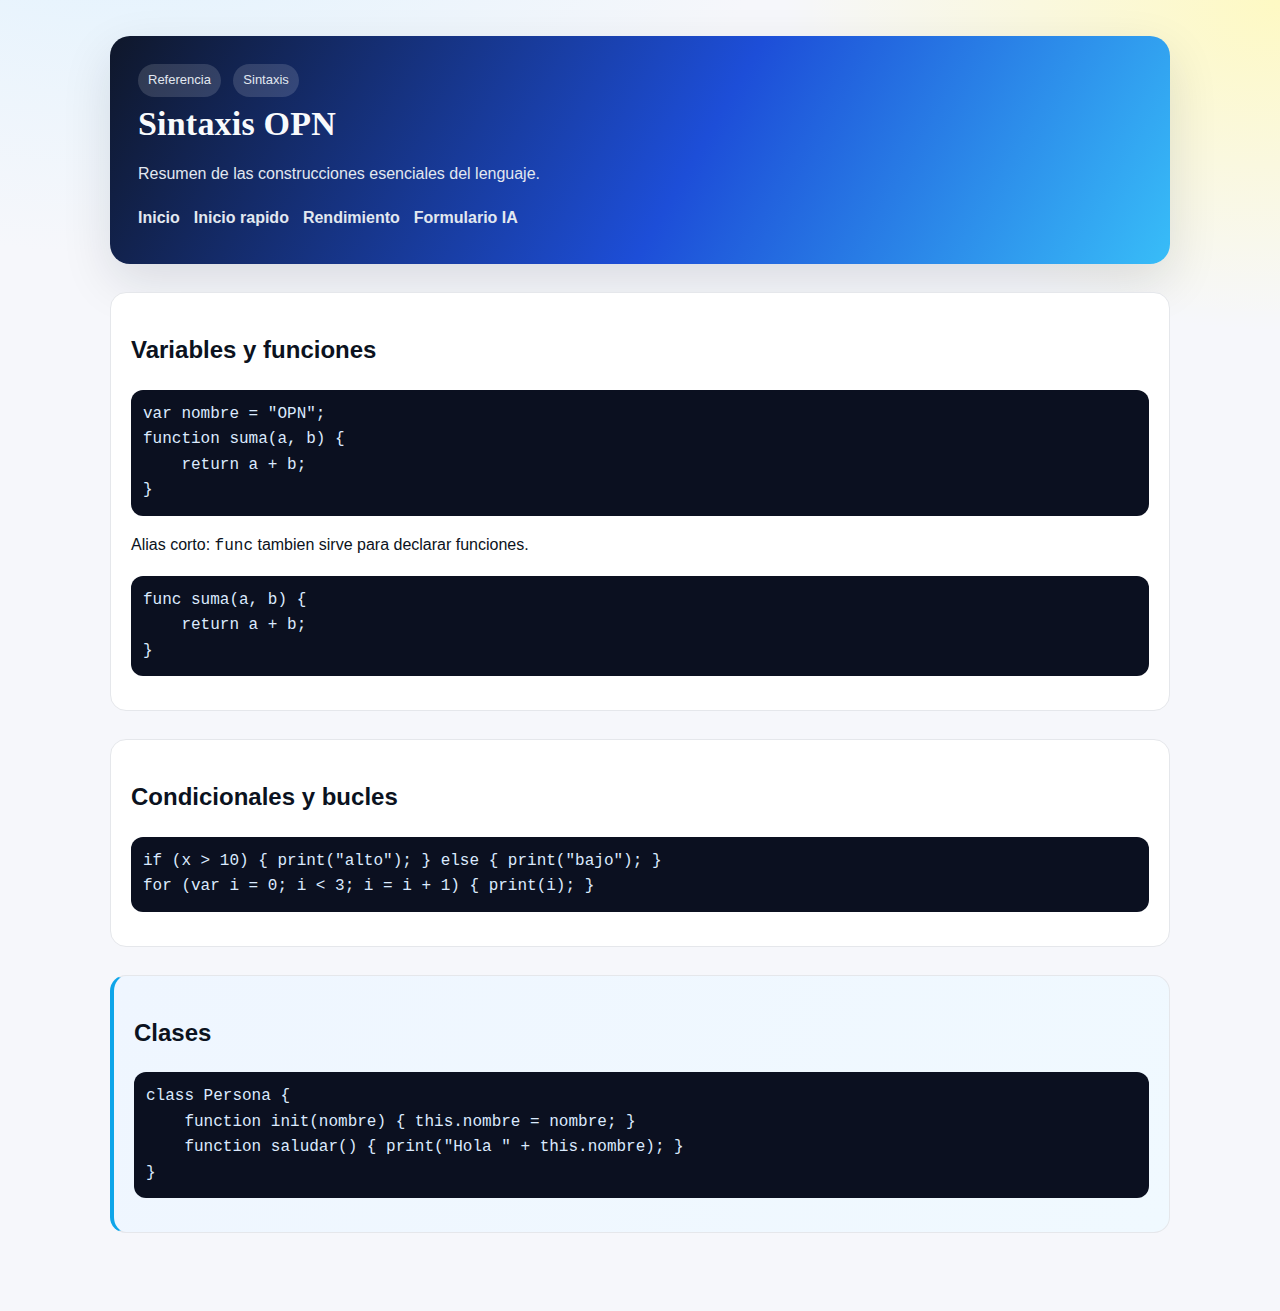
<file: docs/html/syntax.html>
<!doctype html>
<html lang="es">
<head>
  <meta charset="utf-8" />
  <meta name="viewport" content="width=device-width, initial-scale=1" />
  <title>Sintaxis OPN</title>
  <link rel="stylesheet" href="styles.css" />
</head>
<body>
  <main>
    <header class="hero">
      <div class="pill">Referencia</div>
      <div class="pill">Sintaxis</div>
      <h1>Sintaxis OPN</h1>
      <p>Resumen de las construcciones esenciales del lenguaje.</p>
      <nav class="top">
        <a href="index.html">Inicio</a>
        <a href="quickstart.html">Inicio rapido</a>
        <a href="performance.html">Rendimiento</a>
        <a href="ia-form.html">Formulario IA</a>
      </nav>
    </header>

    <section>
      <h2>Variables y funciones</h2>
      <pre>var nombre = "OPN";
function suma(a, b) {
    return a + b;
}</pre>
      <p>Alias corto: <code>func</code> tambien sirve para declarar funciones.</p>
      <pre>func suma(a, b) {
    return a + b;
}</pre>
    </section>

    <section>
      <h2>Condicionales y bucles</h2>
      <pre>if (x > 10) { print("alto"); } else { print("bajo"); }
for (var i = 0; i &lt; 3; i = i + 1) { print(i); }</pre>
    </section>

    <section class="callout">
      <h2>Clases</h2>
      <pre>class Persona {
    function init(nombre) { this.nombre = nombre; }
    function saludar() { print("Hola " + this.nombre); }
}</pre>
    </section>
  </main>
</body>
</html>
</file>
<file: docs/html/styles.css>
@charset "utf-8";

:root {
  --bg: #f6f7fb;
  --bg-soft: #eef2ff;
  --card: #ffffff;
  --ink: #0b1220;
  --muted: #4b5563;
  --line: #e5e7eb;
  --accent: #2563eb;
  --accent-2: #0ea5e9;
  --shadow: 0 18px 50px rgba(15, 23, 42, 0.12);
  --radius: 16px;
}

* { box-sizing: border-box; }

body {
  margin: 0;
  color: var(--ink);
  background:
    radial-gradient(1200px 700px at 10% -10%, #e0f2fe, transparent 55%),
    radial-gradient(900px 600px at 100% 0%, #fef9c3, transparent 55%),
    var(--bg);
  font-family: "IBM Plex Sans", "Segoe UI", "Helvetica Neue", sans-serif;
  line-height: 1.6;
}

main {
  max-width: 1100px;
  margin: 0 auto;
  padding: 36px 20px 80px;
}

header.hero {
  background: linear-gradient(120deg, #0f172a, #1d4ed8 55%, #38bdf8);
  color: #f8fafc;
  border-radius: 20px;
  padding: 28px 28px 34px;
  box-shadow: var(--shadow);
}

header.hero h1 {
  margin: 0 0 10px;
  font-family: "Source Serif 4", "Georgia", serif;
  font-size: 34px;
  letter-spacing: 0.2px;
}

header.hero p {
  margin: 0 0 14px;
  color: #e2e8f0;
  max-width: 760px;
}

.pill {
  display: inline-block;
  padding: 6px 10px;
  border-radius: 999px;
  background: rgba(255,255,255,0.14);
  color: #e2e8f0;
  font-size: 13px;
  margin-right: 8px;
}

.grid {
  display: grid;
  grid-template-columns: repeat(auto-fit, minmax(240px, 1fr));
  gap: 16px;
  margin-top: 24px;
}

.card {
  background: var(--card);
  border: 1px solid var(--line);
  border-radius: var(--radius);
  padding: 16px;
  box-shadow: 0 8px 24px rgba(15, 23, 42, 0.06);
}

.card h3 { margin: 0 0 6px; }
.card p { margin: 0; color: var(--muted); }

a {
  color: var(--accent);
  text-decoration: none;
}

a:hover { text-decoration: underline; }

nav.top {
  display: flex;
  gap: 14px;
  flex-wrap: wrap;
  margin: 18px 0 0;
}

nav.top a {
  color: #e2e8f0;
  font-weight: 600;
}

section {
  margin-top: 28px;
  padding: 18px 20px;
  background: var(--card);
  border: 1px solid var(--line);
  border-radius: var(--radius);
}

code, pre {
  font-family: "JetBrains Mono", "Cascadia Code", Consolas, monospace;
}

pre {
  background: #0b1020;
  color: #dbeafe;
  padding: 12px;
  border-radius: 12px;
  overflow: auto;
}

.callout {
  background: linear-gradient(120deg, #eff6ff, #f0f9ff);
  border-left: 4px solid var(--accent-2);
}

.footer {
  margin-top: 32px;
  color: var(--muted);
  font-size: 14px;
}
</file>
<file: docs/html/styles_pro.css>
@charset "utf-8";

:root {
  /* Colors - Modern Astro-like palette */
  --color-bg: #0d1117;
  --color-bg-secondary: #161b22;
  --color-bg-tertiary: #21262d;
  --color-border: #30363d;
  --color-text: #c9d1d9;
  --color-text-secondary: #8b949e;
  --color-text-tertiary: #6e7681;
  --color-accent: #58a6ff;
  --color-accent-dark: #1f6feb;
  --color-accent-light: #79c0ff;
  --color-success: #3fb950;
  --color-warning: #d29922;
  --color-danger: #f85149;
  
  /* Spacing */
  --spacing-xs: 0.25rem;
  --spacing-sm: 0.5rem;
  --spacing-md: 1rem;
  --spacing-lg: 1.5rem;
  --spacing-xl: 2rem;
  --spacing-2xl: 3rem;
  --spacing-3xl: 4rem;
  
  /* Border Radius */
  --radius-sm: 4px;
  --radius-md: 8px;
  --radius-lg: 12px;
  --radius-xl: 16px;
  
  /* Transitions */
  --transition-fast: 150ms ease;
  --transition-normal: 250ms ease;
  
  /* Shadows */
  --shadow-sm: 0 1px 3px rgba(0, 0, 0, 0.3);
  --shadow-md: 0 4px 12px rgba(0, 0, 0, 0.4);
  --shadow-lg: 0 8px 24px rgba(0, 0, 0, 0.5);
}

* {
  margin: 0;
  padding: 0;
  box-sizing: border-box;
}

html,
body {
  font-family: -apple-system, BlinkMacSystemFont, "Segoe UI", "Helvetica Neue", "Plus Jakarta Sans", sans-serif;
  background-color: var(--color-bg);
  color: var(--color-text);
  line-height: 1.6;
  font-size: 16px;
}

body {
  overflow-x: hidden;
}

/* Layout */
.layout {
  display: grid;
  grid-template-columns: 280px 1fr;
  min-height: 100vh;
  gap: 0;
}

/* Sidebar */
.sidebar {
  background-color: var(--color-bg-secondary);
  border-right: 1px solid var(--color-border);
  padding: var(--spacing-2xl) var(--spacing-lg);
  position: sticky;
  top: 0;
  height: 100vh;
  overflow-y: auto;
  display: flex;
  flex-direction: column;
}

.sidebar-header {
  margin-bottom: var(--spacing-3xl);
}

.logo {
  font-size: 1.75rem;
  font-weight: 700;
  background: linear-gradient(135deg, var(--color-accent-light), var(--color-accent));
  -webkit-background-clip: text;
  -webkit-text-fill-color: transparent;
  background-clip: text;
  margin-bottom: var(--spacing-sm);
  letter-spacing: -1px;
}

.tagline {
  font-size: 0.875rem;
  color: var(--color-text-tertiary);
  font-weight: 500;
}

.sidebar-nav {
  flex: 1;
}

.nav-section {
  margin-bottom: var(--spacing-xl);
}

.nav-title {
  font-size: 0.75rem;
  font-weight: 700;
  text-transform: uppercase;
  color: var(--color-text-tertiary);
  letter-spacing: 0.5px;
  margin-bottom: var(--spacing-md);
}

.nav-list {
  list-style: none;
  display: flex;
  flex-direction: column;
  gap: var(--spacing-sm);
}

.nav-link {
  display: block;
  padding: var(--spacing-sm) var(--spacing-md);
  color: var(--color-text-secondary);
  text-decoration: none;
  border-radius: var(--radius-md);
  transition: all var(--transition-fast);
  font-size: 0.95rem;
}

.nav-link:hover {
  color: var(--color-accent);
  background-color: rgba(88, 166, 255, 0.1);
}

.nav-link.active {
  color: var(--color-accent);
  background-color: rgba(88, 166, 255, 0.15);
  font-weight: 600;
}

.sidebar-footer {
  margin-top: var(--spacing-xl);
  padding-top: var(--spacing-lg);
  border-top: 1px solid var(--color-border);
}

.version {
  font-size: 0.75rem;
  color: var(--color-text-tertiary);
  margin-bottom: var(--spacing-md);
}

.github-link {
  display: inline-block;
  padding: var(--spacing-sm) var(--spacing-md);
  background-color: var(--color-accent-dark);
  color: white;
  text-decoration: none;
  border-radius: var(--radius-md);
  font-size: 0.875rem;
  font-weight: 600;
  transition: background-color var(--transition-fast);
}

.github-link:hover {
  background-color: var(--color-accent);
}

/* Main Content */
.main-content {
  padding: 0;
  overflow-y: auto;
  background: linear-gradient(180deg, var(--color-bg) 0%, var(--color-bg-secondary) 100%);
}

section {
  padding: var(--spacing-3xl);
  border-bottom: 1px solid var(--color-border);
}

/* Hero Section */
.hero {
  padding: var(--spacing-3xl) !important;
  background: linear-gradient(135deg, rgba(88, 166, 255, 0.1) 0%, rgba(88, 166, 255, 0.05) 100%);
  display: grid;
  grid-template-columns: 1fr 1fr;
  gap: var(--spacing-3xl);
  align-items: center;
}

.hero-left {
  /* Empty rule body; styles below */
}

.breadcrumb {
  display: flex;
  align-items: center;
  gap: var(--spacing-md);
  margin-bottom: var(--spacing-xl);
  font-size: 0.875rem;
}

.breadcrumb-item {
  color: var(--color-text-secondary);
}

.breadcrumb-sep {
  color: var(--color-text-tertiary);
}

.breadcrumb-item.active {
  color: var(--color-accent);
  font-weight: 600;
}

.hero-title {
  font-size: 3.5rem;
  font-weight: 800;
  line-height: 1.1;
  margin-bottom: var(--spacing-md);
  background: linear-gradient(135deg, var(--color-accent-light), var(--color-accent));
  -webkit-background-clip: text;
  -webkit-text-fill-color: transparent;
  background-clip: text;
  letter-spacing: -2px;
}

.hero-subtitle {
  font-size: 1.5rem;
  color: var(--color-text-secondary);
  margin-bottom: var(--spacing-lg);
  font-weight: 600;
}

.hero-description {
  font-size: 1.1rem;
  color: var(--color-text-secondary);
  line-height: 1.8;
  margin-bottom: var(--spacing-xl);
  max-width: 600px;
}

.hero-actions {
  display: flex;
  gap: var(--spacing-md);
  flex-wrap: wrap;
}

.hero-right {
  /* Empty rule body; styles below */
}

.code-preview {
  background-color: var(--color-bg-tertiary);
  border: 1px solid var(--color-border);
  border-radius: var(--radius-lg);
  overflow: hidden;
  box-shadow: var(--shadow-lg);
}

.code-header {
  display: flex;
  justify-content: space-between;
  align-items: center;
  padding: var(--spacing-md) var(--spacing-lg);
  background-color: var(--color-bg-secondary);
  border-bottom: 1px solid var(--color-border);
}

.code-lang {
  font-family: "Source Mono Pro", monospace;
  font-size: 0.875rem;
  color: var(--color-text-tertiary);
  font-weight: 600;
}

.code-copy {
  cursor: pointer;
  font-size: 1rem;
  opacity: 0.5;
  transition: opacity var(--transition-fast);
}

.code-copy:hover {
  opacity: 1;
}

.code-preview pre {
  padding: var(--spacing-lg);
  overflow-x: auto;
  margin: 0;
}

.code-preview code {
  font-family: "Source Mono Pro", monospace;
  font-size: 0.95rem;
  color: var(--color-text);
  line-height: 1.5;
}

/* Buttons */
.btn {
  display: inline-flex;
  align-items: center;
  justify-content: center;
  padding: var(--spacing-md) var(--spacing-xl);
  border-radius: var(--radius-md);
  text-decoration: none;
  font-weight: 600;
  font-size: 0.95rem;
  transition: all var(--transition-fast);
  cursor: pointer;
  border: none;
  white-space: nowrap;
}

.btn-primary {
  background-color: var(--color-accent);
  color: var(--color-bg);
}

.btn-primary:hover {
  background-color: var(--color-accent-light);
  transform: translateY(-2px);
  box-shadow: var(--shadow-lg);
}

.btn-secondary {
  background-color: var(--color-bg-tertiary);
  color: var(--color-accent);
  border: 1px solid var(--color-accent);
}

.btn-secondary:hover {
  background-color: var(--color-accent);
  color: var(--color-bg);
}

.btn-large {
  padding: var(--spacing-lg) var(--spacing-2xl);
  font-size: 1.1rem;
}

/* Section Titles */
.section-title {
  font-size: 2.5rem;
  font-weight: 800;
  margin-bottom: var(--spacing-2xl);
  line-height: 1.2;
}

/* Features Grid */
.features {
  background-color: var(--color-bg-secondary) !important;
}

.features-grid {
  display: grid;
  grid-template-columns: repeat(auto-fit, minmax(300px, 1fr));
  gap: var(--spacing-xl);
}

.feature-card {
  background-color: var(--color-bg-tertiary);
  border: 1px solid var(--color-border);
  border-radius: var(--radius-lg);
  padding: var(--spacing-xl);
  transition: all var(--transition-normal);
}

.feature-card:hover {
  border-color: var(--color-accent);
  box-shadow: var(--shadow-md);
}

.feature-icon {
  font-size: 2.5rem;
  margin-bottom: var(--spacing-md);
  display: block;
}

.feature-card h3 {
  font-size: 1.25rem;
  margin-bottom: var(--spacing-md);
  font-weight: 700;
}

.feature-card p {
  color: var(--color-text-secondary);
  line-height: 1.7;
}

/* Quick Start */
.quick-start {
  background-color: var(--color-bg) !important;
}

.steps-container {
  display: grid;
  grid-template-columns: repeat(auto-fit, minmax(250px, 1fr));
  gap: var(--spacing-xl);
  counter-reset: steps;
}

.step {
  background-color: var(--color-bg-secondary);
  border: 1px solid var(--color-border);
  border-radius: var(--radius-lg);
  padding: var(--spacing-xl);
  position: relative;
  padding-left: var(--spacing-3xl);
}

.step-number {
  position: absolute;
  left: var(--spacing-lg);
  top: var(--spacing-lg);
  width: 2.5rem;
  height: 2.5rem;
  display: flex;
  align-items: center;
  justify-content: center;
  background: linear-gradient(135deg, var(--color-accent), var(--color-accent-dark));
  border-radius: 50%;
  color: white;
  font-weight: 700;
  font-size: 1.25rem;
}

.step h3 {
  font-size: 1.1rem;
  margin-bottom: var(--spacing-md);
  font-weight: 700;
}

.step p {
  color: var(--color-text-secondary);
  font-size: 0.95rem;
}

.code-block {
  display: block;
  background-color: var(--color-bg-tertiary);
  border: 1px solid var(--color-border);
  border-radius: var(--radius-md);
  padding: var(--spacing-lg);
  margin: var(--spacing-md) 0;
  font-family: "Source Mono Pro", monospace;
  font-size: 0.85rem;
  color: var(--color-accent);
  overflow-x: auto;
  word-break: break-all;
}

/* Syntax Preview */
.syntax-preview {
  background-color: var(--color-bg-secondary) !important;
}

.syntax-grid {
  display: grid;
  grid-template-columns: repeat(auto-fit, minmax(280px, 1fr));
  gap: var(--spacing-lg);
  margin-bottom: var(--spacing-2xl);
}

.syntax-card {
  background-color: var(--color-bg-tertiary);
  border: 1px solid var(--color-border);
  border-radius: var(--radius-lg);
  overflow: hidden;
  transition: all var(--transition-normal);
}

.syntax-card:hover {
  border-color: var(--color-accent);
  box-shadow: var(--shadow-md);
}

.syntax-card h3 {
  font-size: 1rem;
  font-weight: 700;
  padding: var(--spacing-lg);
  background-color: var(--color-bg-secondary);
  border-bottom: 1px solid var(--color-border);
  margin: 0;
}

.syntax-card pre {
  margin: 0;
  padding: var(--spacing-lg);
  overflow-x: auto;
}

.syntax-card code {
  font-family: "Source Mono Pro", monospace;
  font-size: 0.85rem;
  color: var(--color-accent);
  line-height: 1.6;
}

.syntax-cta {
  text-align: center;
  padding: var(--spacing-xl);
  background-color: var(--color-bg-tertiary);
  border: 1px solid var(--color-border);
  border-radius: var(--radius-lg);
}

.syntax-cta p {
  margin: 0;
  font-size: 1.1rem;
}

.syntax-cta a {
  color: var(--color-accent);
  text-decoration: none;
  font-weight: 600;
}

.syntax-cta a:hover {
  color: var(--color-accent-light);
  text-decoration: underline;
}

/* Concepts */
.concepts {
  background-color: var(--color-bg) !important;
  display: grid;
  grid-template-columns: 1fr;
  gap: var(--spacing-3xl);
}

.concept-group {
  background-color: var(--color-bg-secondary);
  border: 1px solid var(--color-border);
  border-radius: var(--radius-lg);
  padding: var(--spacing-xl);
}

.concept-title {
  font-size: 1.25rem;
  font-weight: 700;
  margin-bottom: var(--spacing-lg);
  color: var(--color-accent);
}

.concept-list {
  list-style: none;
}

.concept-list li {
  padding: var(--spacing-sm) 0;
  color: var(--color-text-secondary);
  line-height: 1.8;
}

.concept-list strong {
  color: var(--color-text);
}

/* Performance Section */
.performance {
  background-color: var(--color-bg-secondary) !important;
}

.perf-content {
  display: grid;
  grid-template-columns: 1fr 1fr;
  gap: var(--spacing-2xl);
  align-items: start;
}

.perf-text h3 {
  font-size: 1.5rem;
  margin-bottom: var(--spacing-lg);
  font-weight: 700;
}

.perf-text p {
  color: var(--color-text-secondary);
  margin-bottom: var(--spacing-md);
  line-height: 1.8;
}

.perf-list {
  list-style: none;
  margin: var(--spacing-lg) 0;
}

.perf-list li {
  padding: var(--spacing-sm) 0;
  color: var(--color-text-secondary);
}

.perf-text a {
  color: var(--color-accent);
  text-decoration: none;
  font-weight: 600;
}

.perf-text a:hover {
  color: var(--color-accent-light);
  text-decoration: underline;
}

.perf-benchmark {
  background-color: var(--color-bg-tertiary);
  border: 1px solid var(--color-border);
  border-radius: var(--radius-lg);
  padding: var(--spacing-xl);
}

.perf-benchmark h3 {
  font-size: 1.1rem;
  margin-bottom: var(--spacing-lg);
}

.perf-benchmark pre {
  margin: var(--spacing-lg) 0;
  overflow-x: auto;
}

.perf-benchmark code {
  font-family: "Source Mono Pro", monospace;
  font-size: 0.85rem;
  color: var(--color-accent);
  line-height: 1.6;
}

.perf-result {
  text-align: center;
  font-weight: 600;
  color: var(--color-success);
  margin-top: var(--spacing-lg);
}

/* CLI Section */
.cli-section {
  background-color: var(--color-bg) !important;
}

.cli-commands {
  display: grid;
  grid-template-columns: repeat(auto-fit, minmax(280px, 1fr));
  gap: var(--spacing-lg);
}

.command-card {
  background-color: var(--color-bg-secondary);
  border: 1px solid var(--color-border);
  border-radius: var(--radius-lg);
  padding: var(--spacing-xl);
  transition: all var(--transition-normal);
}

.command-card:hover {
  border-color: var(--color-accent);
  box-shadow: var(--shadow-md);
}

.command-card h3 {
  font-size: 1rem;
  margin-bottom: var(--spacing-md);
  font-weight: 700;
}

.command {
  display: block;
  background-color: var(--color-bg-tertiary);
  border: 1px solid var(--color-border);
  border-radius: var(--radius-md);
  padding: var(--spacing-md) var(--spacing-lg);
  margin: var(--spacing-md) 0;
  font-family: "Source Mono Pro", monospace;
  font-size: 0.85rem;
  color: var(--color-accent);
  overflow-x: auto;
  word-break: break-all;
}

.command-card p {
  color: var(--color-text-secondary);
  font-size: 0.9rem;
  margin-bottom: 0;
}

/* Integration Section */
.integration {
  background-color: var(--color-bg-secondary) !important;
}

.integration-content h3 {
  font-size: 1.5rem;
  margin-bottom: var(--spacing-lg);
  font-weight: 700;
}

.code-large {
  background-color: var(--color-bg-tertiary);
  border: 1px solid var(--color-border);
  border-radius: var(--radius-lg);
  padding: var(--spacing-xl);
  margin: var(--spacing-xl) 0;
  overflow-x: auto;
}

.code-large code {
  font-family: "Source Mono Pro", monospace;
  font-size: 0.9rem;
  color: var(--color-accent);
  line-height: 1.7;
}

.integration-features {
  display: grid;
  grid-template-columns: repeat(auto-fit, minmax(250px, 1fr));
  gap: var(--spacing-lg);
  margin-top: var(--spacing-2xl);
}

.integration-item {
  background-color: var(--color-bg-tertiary);
  border: 1px solid var(--color-border);
  border-radius: var(--radius-lg);
  padding: var(--spacing-lg);
}

.integration-item h4 {
  margin-bottom: var(--spacing-md);
  font-size: 1rem;
  font-weight: 700;
  color: var(--color-accent);
}

.integration-item p {
  color: var(--color-text-secondary);
  font-size: 0.95rem;
  margin: 0;
}

/* FAQ */
.faq {
  background-color: var(--color-bg) !important;
}

.faq-container {
  max-width: 900px;
  margin: 0 auto;
}

.faq-item {
  background-color: var(--color-bg-secondary);
  border: 1px solid var(--color-border);
  border-radius: var(--radius-lg);
  margin-bottom: var(--spacing-lg);
  overflow: hidden;
  transition: all var(--transition-fast);
}

.faq-item:hover {
  border-color: var(--color-accent);
}

.faq-item[open] {
  background-color: var(--color-bg-tertiary);
  border-color: var(--color-accent);
}

.faq-q {
  display: flex;
  cursor: pointer;
  padding: var(--spacing-lg);
  font-weight: 600;
  font-size: 1.05rem;
  user-select: none;
  transition: color var(--transition-fast);
}

.faq-item[open] .faq-q {
  color: var(--color-accent);
}

.faq-q::after {
  content: '▶';
  margin-left: auto;
  transition: transform var(--transition-fast);
}

.faq-item[open] .faq-q::after {
  transform: rotate(90deg);
}

.faq-a {
  padding: 0 var(--spacing-lg) var(--spacing-lg);
  color: var(--color-text-secondary);
  line-height: 1.8;
  margin: 0;
}

/* Footer CTA */
.footer-cta {
  background: linear-gradient(135deg, rgba(88, 166, 255, 0.15), rgba(88, 166, 255, 0.05)) !important;
  text-align: center;
  padding: var(--spacing-3xl) !important;
}

.footer-cta h2 {
  font-size: 2.5rem;
  margin-bottom: var(--spacing-md);
}

.footer-cta p {
  font-size: 1.25rem;
  color: var(--color-text-secondary);
  margin-bottom: var(--spacing-xl);
}

.footer-actions {
  display: flex;
  gap: var(--spacing-lg);
  justify-content: center;
  flex-wrap: wrap;
}

/* Page Footer */
.page-footer {
  background-color: var(--color-bg-secondary);
  border-top: 1px solid var(--color-border);
  padding: var(--spacing-xl) var(--spacing-2xl);
  text-align: center;
}

.footer-content {
  max-width: 1200px;
  margin: 0 auto;
}

.page-footer p {
  color: var(--color-text-secondary);
  font-size: 0.9rem;
  margin-bottom: var(--spacing-md);
}

.footer-links {
  display: flex;
  gap: var(--spacing-lg);
  justify-content: center;
  flex-wrap: wrap;
}

.footer-links a {
  color: var(--color-accent);
  text-decoration: none;
  font-size: 0.9rem;
  transition: color var(--transition-fast);
}

.footer-links a:hover {
  color: var(--color-accent-light);
}

/* Responsive Design */
@media (max-width: 1200px) {
  .layout {
    grid-template-columns: 1fr;
  }

  .sidebar {
    position: fixed;
    left: 0;
    top: 0;
    width: 100%;
    height: auto;
    border-right: none;
    border-bottom: 1px solid var(--color-border);
    z-index: 1000;
  }

  .main-content {
    margin-top: auto;
  }

  .hero {
    grid-template-columns: 1fr !important;
    gap: var(--spacing-xl) !important;
  }

  .perf-content {
    grid-template-columns: 1fr;
  }

  .hero-title {
    font-size: 2.5rem;
  }

  section {
    padding: var(--spacing-2xl);
  }

  .section-title {
    font-size: 2rem;
  }
}

@media (max-width: 768px) {
  .logo {
    font-size: 1.5rem;
  }

  .hero-title {
    font-size: 2rem;
  }

  .hero-subtitle {
    font-size: 1.25rem;
  }

  .section-title {
    font-size: 1.75rem;
  }

  section {
    padding: var(--spacing-xl);
  }

  .features-grid,
  .syntax-grid,
  .cli-commands,
  .integration-features {
    grid-template-columns: 1fr;
  }

  .hero-actions,
  .footer-actions {
    flex-direction: column;
  }

  .btn {
    width: 100%;
  }

  .perf-content {
    gap: var(--spacing-lg);
  }
}

/* Scrollbar Styling */
::-webkit-scrollbar {
  width: 8px;
  height: 8px;
}

::-webkit-scrollbar-track {
  background: var(--color-bg);
}

::-webkit-scrollbar-thumb {
  background: var(--color-border);
  border-radius: 4px;
}

::-webkit-scrollbar-thumb:hover {
  background: var(--color-text-tertiary);
}

/* Print Styles */
@media print {
  .sidebar,
  .page-footer {
    display: none;
  }

  .main-content {
    grid-column: 1 / -1;
  }
}
</file>
